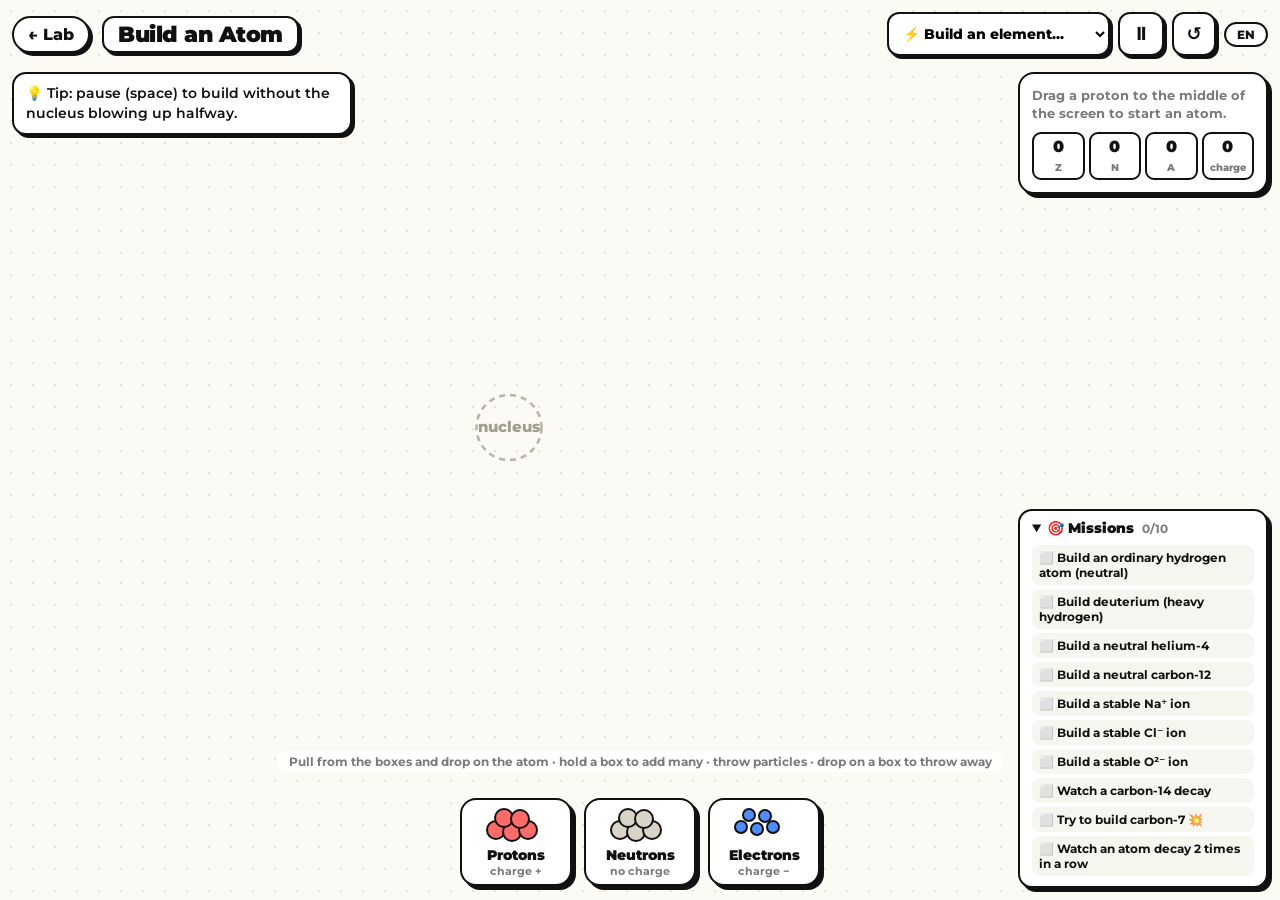
<file: lab/atom.html>
<!doctype html>
<html lang="en">
<head>
  <meta charset="utf-8">
  <meta name="viewport" content="width=device-width, initial-scale=1, maximum-scale=1">
  <title>CheMaster Lab · Build an Atom</title>
  <meta name="author" content="Guido">
  <link rel="preconnect" href="https://fonts.googleapis.com">
  <link rel="preconnect" href="https://fonts.gstatic.com" crossorigin>
  <link href="https://fonts.googleapis.com/css2?family=Montserrat:wght@500;600;700;800;900&display=swap" rel="stylesheet">
  <link rel="stylesheet" href="../css/style.css">
  <link rel="stylesheet" href="atom.css">
</head>
<body class="sim-body">
  <canvas id="sim"></canvas>

  <header class="sim-top">
    <a class="sim-back" href="./" id="back">← Lab</a>
    <h1 class="sim-title" id="title">Build an Atom</h1>
    <div class="sim-ctl">
      <select class="sim-pick" id="pick"></select>
      <button class="sim-btn" id="play" title="Space">⏸</button>
      <button class="sim-btn" id="reset" title="R">↺</button>
      <button class="lang-btn" id="langBtn"><span id="langCode">EN</span></button>
    </div>
  </header>

  <aside class="sim-panel" id="panel"></aside>
  <div class="sim-log" id="log"></div>
  <div class="sim-paused" id="pausedTag"></div>

  <details class="sim-missions" id="missions"></details>

  <div class="sim-dock" id="dock">
    <div class="sim-bin p" data-k="p"><div class="bin-pile"><i></i><i></i><i></i><i></i><i></i></div><b></b><small></small></div>
    <div class="sim-bin n" data-k="n"><div class="bin-pile"><i></i><i></i><i></i><i></i><i></i></div><b></b><small></small></div>
    <div class="sim-bin e" data-k="e"><div class="bin-pile"><i></i><i></i><i></i><i></i><i></i></div><b></b><small></small></div>
  </div>
  <div class="sim-hint" id="hint"></div>

  <script src="../js/data.js"></script>
  <script src="../js/nuclear.js"></script>
  <script src="masses.js"></script>
  <script src="atom.js"></script>
</body>
</html>
</file>
<file: css/style.css>
:root {
  --ink: #111;
  --muted: #7a7a7a;
  --lime: #86d81c;
  --lime-d: #4f8f0c;
  --lime-soft: #eef9e0;
  --red: #e53935;
  --gold: #f5b53f;
  --cell: #f0f1ec;
  --paper: #fff;
  color-scheme: light;
}
* { box-sizing: border-box; }
body {
  margin: 0; font-family: 'Montserrat', system-ui, sans-serif; color: var(--ink); background: var(--paper);
  min-height: 100vh; display: flex; flex-direction: column; -webkit-font-smoothing: antialiased; overflow-x: hidden;
}
main { flex: 1; display: flex; }
button { font-family: inherit; cursor: var(--cur-hand); color: var(--ink); }
a { color: inherit; }

/* ---------- desenhos ---------- */
.dd { display: block; pointer-events: none; }
.dd-q { color: var(--lime); width: 84px; transform: rotate(14deg); flex-shrink: 0; }
.dd-spark { color: var(--gold); width: 64px; }
.dd-check { color: var(--lime); width: 54px; }
.dd-cross { color: #fff; width: 30px; }
.dd-swirl { color: #b9b9b9; width: 120px; }
.dd-grid { color: #ececec; width: 300px; }

/* ---------- nav ---------- */
.nav-in { max-width: 1000px; margin: 0 auto; padding: 0 16px; height: 64px; display: flex; align-items: center; justify-content: space-between; }
.logo { display: flex; align-items: center; gap: 4px; text-decoration: none; }
.logo-box { border: 2.5px solid var(--ink); border-radius: 9px; padding: 2px 11px; font-weight: 900; font-size: 18px; box-shadow: 3px 3px 0 var(--ink); }
.logo-dot { color: var(--lime); font-weight: 900; font-size: 26px; transform: rotate(14deg); display: inline-block; }
.nav-links { display: flex; align-items: center; gap: 20px; }
.nav-links a { text-decoration: none; font-weight: 700; font-size: 14px; }
.nav-links a:hover { text-decoration: underline; text-decoration-color: var(--lime); text-decoration-thickness: 3px; text-underline-offset: 4px; }
.lang-btn { border: 2px solid var(--ink); background: #fff; border-radius: 20px; padding: 3px 11px; font-weight: 800; font-size: 12px; }
.lang-btn:hover { background: var(--lime-soft); }

/* ---------- base ---------- */
.stage { position: relative; margin: auto; width: min(780px, 100% - 32px); padding: 20px 0 40px; }

.btn-y, .btn-w {
  display: inline-flex; align-items: center; justify-content: center; gap: 8px; text-decoration: none;
  border: 2.5px solid var(--ink); border-radius: 12px; padding: 11px 28px; font-weight: 800; font-size: 15px;
  box-shadow: 4px 4px 0 var(--ink); transition: transform .08s, box-shadow .08s; color: var(--ink);
}
.btn-y { background: var(--lime); }
.btn-w { background: #fff; }
.btn-y:hover, .btn-w:hover { transform: translate(-1px, -1px); box-shadow: 5px 5px 0 var(--ink); }
.btn-y:active, .btn-w:active { transform: translate(3px, 3px); box-shadow: 1px 1px 0 var(--ink); }
.btn-y.wide, .btn-w.wide { min-width: 180px; }
.link-btn { background: none; border: none; color: var(--muted); font-size: 12px; font-weight: 600; text-decoration: underline; padding: 4px; }
.link-btn:hover { color: var(--red); }
.lead { margin: 4px 0 0; color: var(--muted); font-size: 13px; line-height: 1.5; }

/* ---------- home ---------- */
.home { width: min(1000px, 100% - 32px); }
.home > .dd-grid { position: absolute; top: -10px; left: -150px; z-index: -1; }
.home-head { position: relative; margin: 26px 0 84px; text-align: center; }
.kicker { font-weight: 800; font-size: 12px; letter-spacing: 3px; text-transform: uppercase; margin: 0 0 14px; }
.title-row { display: flex; align-items: center; justify-content: center; gap: 10px; }
.title-box {
  margin: 0; background: #fff; border: 3px solid var(--ink); border-radius: 16px; padding: 4px 34px 10px;
  font-size: clamp(48px, 9vw, 86px); font-weight: 900; letter-spacing: -2px; box-shadow: 7px 7px 0 var(--ink);
}
.home-head .dd-spark { position: absolute; left: 18%; bottom: -14px; }

.sec-head { display: flex; align-items: center; gap: 14px; margin-bottom: 16px; }
.sec-head h2 { margin: 0; font-size: 22px; font-weight: 900; border: 2.5px solid var(--ink); border-radius: 10px; padding: 3px 14px 5px; box-shadow: 4px 4px 0 var(--ink); background: #fff; }
.sec-head .dd-swirl { width: 90px; }
.grid { display: grid; grid-template-columns: repeat(4, 1fr); gap: 18px; }
.gcard {
  background: #fff; border: 2.5px solid var(--ink); border-radius: 14px; overflow: hidden; text-decoration: none;
  box-shadow: 4px 4px 0 var(--ink); transition: transform .1s, box-shadow .1s;
}
.gcard:hover { transform: translate(-2px, -2px); box-shadow: 7px 7px 0 var(--ink); }
.gcard:active { transform: translate(2px, 2px); box-shadow: 2px 2px 0 var(--ink); }
.thumb { height: 112px; position: relative; display: flex; align-items: center; justify-content: center; gap: 8px; overflow: hidden; border-bottom: 2.5px solid var(--ink); }
.num {
  position: absolute; top: 8px; left: 8px; min-width: 28px; height: 22px; padding: 0 5px; border-radius: 7px;
  background: #fff; border: 2px solid var(--ink); font-weight: 900; font-size: 11px; display: grid; place-items: center;
}
.gbody { padding: 10px 12px 14px; }
.gbody h3 { margin: 0 0 3px; font-size: 15px; font-weight: 900; }
.gbody p { margin: 0; font-size: 12px; color: var(--muted); line-height: 1.45; font-weight: 500; }
.study-link { display: table; margin: 30px auto 0; font-weight: 800; font-size: 15px; text-decoration: underline; text-decoration-color: var(--lime); text-decoration-thickness: 3px; text-underline-offset: 5px; }

/* miniaturas */
.t-tile {
  width: 66px; height: 66px; background: #fff; border: 2.5px solid var(--ink); border-radius: 12px; display: grid; place-items: center;
  font-size: 30px; font-weight: 900; box-shadow: 4px 4px 0 var(--ink); position: relative;
}
.t-tile small { position: absolute; top: 3px; left: 7px; font-size: 13px; color: var(--red); }
.t-tile.sm { width: 52px; height: 52px; font-size: 22px; }
.t-card { background: #fff; border: 2.5px solid var(--ink); border-radius: 9px; padding: 6px 12px; font-weight: 900; font-size: 15px; box-shadow: 3px 3px 0 var(--ink); }
.t-arrow { font-weight: 900; font-size: 22px; }
.t-vs { font-weight: 900; font-size: 13px; background: var(--ink); color: #fff; border-radius: 20px; padding: 2px 8px; }
.t-big { font-size: 36px; font-weight: 900; background: #fff; border: 2.5px solid var(--ink); border-radius: 12px; padding: 2px 14px; box-shadow: 4px 4px 0 var(--ink); }
.t-grid { display: grid; grid-template-columns: 1fr 1fr; gap: 6px; }
.t-mini { width: 36px; height: 36px; border-radius: 8px; border: 2px solid var(--ink); display: grid; place-items: center; font-weight: 900; font-size: 13px; }
.t-letters span { width: 30px !important; height: 36px !important; font-size: 17px !important; }
.ptable.mini { width: 165px; gap: 1.5px; grid-template-rows: repeat(7, auto) 4px repeat(2, auto); }
.mini .pc { border-radius: 2px; background: #fff; box-shadow: inset 0 0 0 .5px rgba(0, 0, 0, .25); }
.mini .pc.hl { background: var(--ink); }
.mini .pc.hl-red { background: var(--red); }
.mini .pc.dim { background: rgba(255, 255, 255, .45); box-shadow: none; }
.mini [class*="cat-"] { background: var(--cc); }
.mini .cat-am { --cc: #ff8c7a } .mini .cat-at { --cc: #ffc15e } .mini .cat-tr { --cc: #ffadc9 } .mini .cat-pt { --cc: #a8dcc0 } .mini .cat-sm { --cc: #d6e86a }
.mini .cat-nm { --cc: #7fd1ff } .mini .cat-ha { --cc: #5fe3c6 } .mini .cat-ng { --cc: #bca4ff } .mini .cat-la { --cc: #ffd9a8 } .mini .cat-ac { --cc: #f3b8f0 }

/* ---------- página do jogo ---------- */
.gp { max-width: 720px; }
.back-link { font-size: 13px; font-weight: 700; color: var(--muted); text-decoration: none; }
.back-link:hover { color: var(--ink); }
.round { display: flex; align-items: center; gap: 18px; margin: 10px 0 22px; position: relative; }
.round-num { font-size: 92px; font-weight: 900; color: var(--lime); line-height: .8; letter-spacing: -4px; }
.round-title {
  display: inline-block; margin: 0; border: 2.5px solid var(--ink); border-radius: 10px; padding: 2px 14px 4px;
  font-size: 24px; font-weight: 900; box-shadow: 4px 4px 0 var(--ink);
}
.round .dd-check { position: absolute; right: 0; top: -6px; transform: rotate(8deg); }
.round > div:nth-child(2) { padding-right: 56px; }

.tabs { display: grid; grid-template-columns: 1fr 1fr; gap: 6px; }
.tab {
  border: 2.5px solid var(--ink); border-bottom: none; border-radius: 14px 14px 0 0; padding: 11px; background: #f2f2ee;
  font-weight: 900; font-size: 17px; color: var(--muted);
}
.tab:hover { color: var(--ink); }
.tab.active { background: #fff; color: var(--ink); position: relative; z-index: 2; margin-bottom: -2.5px; padding-bottom: 13.5px; }
.panel { position: relative; border: 2.5px solid var(--ink); border-radius: 0 0 16px 16px; padding: 18px; background: #fff; box-shadow: 6px 6px 0 var(--ink); }
.og { margin-bottom: 16px; }
.og-label { font-weight: 800; font-size: 12px; text-transform: uppercase; letter-spacing: .6px; margin-bottom: 7px; }
.og-row { display: grid; grid-template-columns: 1fr 1fr; gap: 16px; }
.opts { display: grid; grid-template-columns: repeat(auto-fit, minmax(96px, 1fr)); gap: 9px; }
.opt {
  position: relative; border: 2.5px solid var(--ink); border-radius: 11px; padding: 10px 6px; background: #fff; min-height: 54px;
  font-weight: 800; font-size: 14px; display: flex; flex-direction: column; align-items: center; justify-content: center;
  transition: transform .08s, box-shadow .08s, background .1s;
}
.opt small { font-size: 10px; font-weight: 600; color: var(--muted); margin-top: 2px; }
.opt:hover { background: var(--lime-soft); transform: translate(-1px, -1px); box-shadow: 3px 3px 0 var(--ink); }
.opt.on { background: var(--lime); box-shadow: 3px 3px 0 var(--ink); }
.opt.on small { color: var(--ink); }
.opt.on::after {
  content: '✓'; position: absolute; top: -9px; right: -9px; width: 20px; height: 20px; border-radius: 50%;
  background: var(--ink); color: #fff; font-size: 11px; display: grid; place-items: center; font-weight: 900;
}
.panel-btns { display: flex; flex-direction: column; align-items: center; gap: 14px; margin-top: 22px; }
.panel-btns .btn-y, .panel-btns .btn-w { width: 100%; max-width: 280px; padding: 13px; font-size: 16px; }

/* desafios */
.lvl { display: flex; border: 2.5px solid var(--ink); border-radius: 14px; overflow: hidden; margin-bottom: 14px; background: #fff; box-shadow: 4px 4px 0 var(--ink); }
.lvl:last-child { margin-bottom: 0; }
.lvl-img { width: 100px; flex-shrink: 0; display: grid; place-items: center; font-size: 42px; border-right: 2.5px solid var(--ink); }
.lvl-body { flex: 1; padding: 12px 14px; min-width: 0; }
.lvl-top { display: flex; align-items: center; gap: 6px; flex-wrap: wrap; }
.lvl-tag { color: #fff; font-size: 10px; font-weight: 800; padding: 2px 9px; border-radius: 20px; }
.stars { color: var(--gold); font-size: 12px; }
.lvl h3 { margin: 4px 0 2px; font-size: 17px; font-weight: 900; }
.lvl p { margin: 0 0 8px; font-size: 12px; color: var(--muted); font-weight: 500; }
.lvl-stats { display: grid; grid-template-columns: repeat(4, 1fr); border-radius: 8px; padding: 6px 0; border: 1.5px solid var(--ink); }
.lvl-stats div { text-align: center; border-left: 1.5px solid rgba(0, 0, 0, .12); }
.lvl-stats div:first-child { border-left: none; }
.lvl-stats b { display: block; font-size: 12px; font-weight: 800; }
.lvl-stats small { font-size: 9.5px; color: var(--muted); font-weight: 600; }
.lvl-go { display: flex; align-items: center; padding: 0 18px; border-left: 2.5px dashed #ddd; }
.lvl-go .btn-y { padding: 10px 22px; font-size: 14px; }
.done-badge, .best-badge { font-size: 10.5px; font-weight: 800; padding: 1px 8px; border-radius: 20px; margin-left: auto; border: 1.5px solid var(--ink); }
.done-badge { background: var(--lime); }
.best-badge { background: #fff; }

/* ---------- jogo ---------- */
.play { max-width: 720px; }
.play.wide { max-width: 1060px; }
.hud { display: flex; align-items: center; gap: 10px; }
.clock { border: 2px solid var(--ink); border-radius: 10px; padding: 2px 10px; text-align: center; min-width: 62px; }
.clock small { display: block; font-size: 8.5px; font-weight: 800; color: var(--muted); letter-spacing: .5px; }
.clock b { font-size: 16px; font-weight: 800; font-variant-numeric: tabular-nums; }
.bars { flex: 1; min-width: 0; }
.ticks { display: flex; gap: 3px; height: 8px; }
.ticks i { flex: 1; background: #e8e8e8; border-radius: 4px; min-width: 1px; }
.ticks i.cur { background: var(--ink); }
.ticks i.ok { background: var(--lime); }
.ticks i.no { background: var(--red); }
.qbar { height: 5px; background: #eee; margin-top: 5px; border-radius: 3px; overflow: hidden; }
.qbar span { display: block; height: 100%; background: var(--ink); transition: width .1s linear; width: 100%; }
.fill-count { font-size: 13px; font-weight: 600; height: 8px; line-height: 8px; }
.fill-count b { font-weight: 900; }
.lives { font-size: 15px; display: flex; }
.lives .lost { opacity: .5; }
.hud-btn { width: 38px; height: 38px; border-radius: 50%; border: 2px solid var(--ink); background: #fff; font-size: 12px; font-weight: 900; flex-shrink: 0; }
.hud-btn:hover { background: var(--lime-soft); }

.qmeta { text-align: center; margin: 18px 0 0; font-size: 12px; color: var(--muted); font-weight: 600; }
.ok-count { margin-left: 8px; color: var(--lime-d); font-weight: 800; }
.qhead {
  width: fit-content; max-width: 100%; margin: 10px auto 22px; text-align: center; background: #fff;
  border: 2.5px solid var(--ink); border-radius: 12px; padding: 10px 24px; font-size: clamp(16px, 2.6vw, 21px); font-weight: 800;
  box-shadow: 4px 4px 0 var(--ink); position: relative; z-index: 1;
}
.deco-l { position: absolute; left: -110px; top: 70px; transform: rotate(-10deg); }
.deco-r { position: absolute; right: -90px; top: 250px; }

.vis { display: grid; place-items: center; margin-bottom: 22px; }
.vis-wide .mapbox { width: 100%; }
.vis-wide .ptable { max-width: 580px; margin: 0 auto; }
.vis-compact { margin-bottom: 12px; }
.vis-compact .vis-name { font-size: 30px; }
.vis-compact .vis-num { font-size: 40px; display: flex; align-items: baseline; gap: 10px; }
.vis-compact .vis-num small { margin: 0; }
.vis-name { font-size: clamp(34px, 6vw, 50px); font-weight: 900; letter-spacing: -1px; }
.vis-num { font-size: 84px; font-weight: 900; line-height: 1; text-align: center; color: var(--ink); text-shadow: 4px 4px 0 var(--lime); }
.vis-num small { display: block; font-size: 12px; font-weight: 700; color: var(--muted); margin-bottom: 6px; text-shadow: none; }

.tile { position: relative; border-radius: 12px; background: var(--c); display: flex; flex-direction: column; align-items: center; justify-content: center; flex-shrink: 0; border: 2.5px solid var(--ink); }
.tile.neutral { background: #fff; border-width: 3px; box-shadow: 5px 5px 0 var(--ink); }
.tile .tz { position: absolute; top: 7%; left: 10%; font-weight: 800; }
.tile .ts { font-weight: 900; line-height: 1; }
.tile .tn { font-weight: 700; margin-top: 4px; }
.tile-xl { width: 150px; height: 150px; } .tile-xl .ts { font-size: 64px; } .tile-xl .tz { font-size: 18px; } .tile-xl .tn { font-size: 15px; }
.tile-lg { width: 112px; height: 112px; } .tile-lg .ts { font-size: 44px; } .tile-lg .tz { font-size: 14px; } .tile-lg .tn { font-size: 12px; }
.tile-sm { width: 42px; height: 42px; border-radius: 8px; border-width: 2px; } .tile-sm .ts { font-size: 17px; } .tile-sm .tz { font-size: 8px; top: 2px; left: 4px; }
.vs { display: flex; align-items: center; gap: 18px; }
.vs > span { font-weight: 900; font-size: 18px; }

.letters { display: flex; gap: 6px; flex-wrap: wrap; justify-content: center; }
.letters span { width: 42px; height: 52px; border-radius: 9px; border: 2.5px solid var(--ink); display: grid; place-items: center; font-size: 24px; font-weight: 900; background: #fff; }
.letters span.hole { background: var(--lime-soft); border-style: dashed; }

.choices { display: grid; grid-template-columns: 1fr 1fr; gap: 14px 22px; max-width: 580px; margin: 0 auto; }
.choice {
  position: relative; text-align: left; padding: 12px 16px; border: 2.5px solid var(--ink); border-radius: 10px; background: #fff;
  font-size: 15px; font-weight: 800; display: flex; align-items: center; gap: 10px; transition: background .1s, transform .08s;
}
.choice:hover:not(:disabled) { background: var(--lime-soft); transform: translate(-1px, -1px); box-shadow: 3px 3px 0 var(--ink); }
.choice kbd { font: 800 13px Montserrat; color: var(--ink); }
.choice kbd::after { content: '.'; }
.choice.right { background: var(--lime); }
.choice.wrong { background: var(--red); color: #fff; animation: shake .3s; }
.choice.wrong kbd { color: #fff; }
/* ✓ / ✕ do lado de fora: coluna da esquerda marca à esquerda, coluna da direita à direita */
.choice.right::after, .choice.wrong::after { position: absolute; top: 50%; transform: translateY(-50%); font-weight: 900; line-height: 1; }
.choice.right::after { content: '✓'; color: var(--lime); font-size: 26px; }
.choice.wrong::after { content: '✕'; color: var(--red); font-size: 22px; }
.choice:nth-child(odd)::after { right: calc(100% + 6px); }
.choice:nth-child(even)::after { left: calc(100% + 6px); }
.choice:disabled { cursor: var(--cur-arrow); }

.type-row, .fill-input { display: flex; gap: 10px; max-width: 560px; margin: 0 auto; }
.fill-input { margin: 14px auto; }
.tin {
  flex: 1; min-width: 0; padding: 12px 14px; border: 2.5px solid var(--ink); border-radius: 10px;
  font: 700 16px Montserrat; color: var(--ink); outline: none;
}
.tin:focus { box-shadow: 4px 4px 0 var(--lime); }
.tin.right { background: var(--lime); }
.tin.wrong { background: var(--red); color: #fff; animation: shake .3s; }
.tin.shake { animation: shake .3s; border-color: var(--red); }

.skip-row { display: flex; justify-content: center; margin-top: 18px; }
.skip-row.top { margin: 0 0 10px; justify-content: flex-end; }
.skip-btn { border: 2px solid var(--ink); background: #fff; border-radius: 30px; padding: 7px 18px; font-size: 13px; font-weight: 800; white-space: nowrap; }
.skip-btn:hover:not(:disabled) { background: var(--lime-soft); }
.skip-btn:disabled { opacity: .4; cursor: var(--cur-arrow); }
.type-row .skip-btn { border-radius: 10px; }

/* ---------- tabela ---------- */
.ptable {
  display: grid; grid-template-columns: repeat(18, 1fr); grid-template-rows: repeat(7, auto) 10px repeat(2, auto);
  gap: 3px; width: 100%; font-size: clamp(8px, 1.3vw, 13px);
}
.pc { aspect-ratio: 1; border-radius: 5px; position: relative; display: flex; flex-direction: column; align-items: center; justify-content: center; line-height: 1; overflow: hidden; }
.pc .z { position: absolute; top: 2px; left: 3px; font-size: .55em; font-weight: 700; opacity: .75; }
.pc b { font-size: 1.15em; font-weight: 900; }
.pc .n { font-size: .48em; margin-top: 2px; max-width: 94%; white-space: nowrap; overflow: hidden; text-overflow: ellipsis; font-weight: 600; }
.pc.ph { background: repeating-linear-gradient(45deg, #f4f4f4, #f4f4f4 3px, #fff 3px, #fff 6px); font-size: .55em; font-weight: 700; color: var(--muted); }
.pc.land, .pc.blank { background: var(--cell); }
.board, .mapbox { border: 2.5px solid var(--ink); border-radius: 16px; padding: 12px; overflow-x: auto; background: #fff; }
.board .ptable { min-width: 540px; }
.mapbox .pc.hl { background: var(--gold); box-shadow: 0 0 0 2.5px var(--ink); font-weight: 900; font-size: 1.2em; animation: pulse .7s infinite alternate; z-index: 1; }

.click-t .pc.blank { cursor: var(--cur-hand); transition: background .1s, transform .1s; }
.click-t .pc.blank:hover { background: var(--lime-soft); box-shadow: inset 0 0 0 2px var(--ink); transform: scale(1.08); z-index: 1; }
.pc.done { background: var(--c, var(--lime)); }
.click-t .pc.wrong { background: #ffb3b1; color: #8a1412; }
.pc.reveal { background: var(--gold); box-shadow: 0 0 0 2.5px var(--ink); animation: pulse .4s 3 alternate; z-index: 1; }
.pc.miss { background: var(--red) !important; color: #fff; animation: shake .3s; }

.fill-t .pc.off { background: #fafafa; }
.fill-t .pc.got { background: var(--c); animation: pop .3s; }
.fill-t .pc.missing { background: #ffd3d2; color: #b3201c; }

/* ---------- popup ---------- */
.pop-wrap {
  position: fixed; inset: 0; z-index: 40; display: flex; align-items: center; justify-content: center;
  padding: 16px; background: rgba(255, 255, 255, .5); cursor: var(--cur-hand); animation: fade .1s;
}
.pop-wrap.pop-top { align-items: flex-start; padding-top: 80px; background: transparent; }
.pop {
  position: relative; background: #fff; border: 3px solid var(--ink); border-radius: 18px; padding: 20px 24px 16px;
  width: min(400px, 100%); text-align: center; box-shadow: 6px 6px 0 var(--ink);
  animation: popIn .22s cubic-bezier(.2, 1.6, .4, 1), beat .5s .22s ease-in-out infinite;
}
.pop::before { content: ''; position: absolute; inset: -3px; border-radius: 18px; border: 3px solid; pointer-events: none; animation: ring .5s ease-out infinite; }
.pop.good::before { border-color: var(--lime); }
.pop.bad::before { border-color: var(--red); }
.pop-ic {
  width: 62px; height: 62px; border-radius: 50%; margin: -52px auto 6px; display: grid; place-items: center;
  border: 3px solid var(--ink); font-size: 26px; animation: spinIn .25s cubic-bezier(.2, 1.6, .4, 1);
}
.pop.good .pop-ic { background: var(--lime); }
.pop.good .pop-ic .dd-check { color: var(--ink); width: 34px; }
.pop.bad .pop-ic { background: var(--red); }
.pop-title { font-size: 26px; font-weight: 900; }
.pop.bad .pop-title { color: var(--red); }
.pop-ans { font-size: 15px; margin-top: 2px; font-weight: 600; }
.pop-ans b { font-weight: 900; font-size: 17px; }
.facts { display: flex; gap: 16px; flex-wrap: wrap; justify-content: center; margin-top: 10px; text-align: left; }
.fact { display: flex; align-items: center; gap: 10px; }
.fact b { display: block; font-size: 13px; font-weight: 800; }
.fact small { font-size: 11px; color: var(--muted); font-weight: 600; }
.pop .btn-y { margin-top: 14px; }
.pop-hint { margin-top: 8px; font-size: 10.5px; color: var(--muted); font-weight: 600; }

/* ---------- resultados ---------- */
.results { max-width: 620px; }
.res-card { position: relative; text-align: center; background: #fff; border: 3px solid var(--ink); border-radius: 18px; padding: 26px 20px; box-shadow: 7px 7px 0 var(--ink); }
.res-card > .dd-spark { position: absolute; right: 18px; top: 14px; }
.res-card.inline { margin: 14px 0 16px; padding: 16px; box-shadow: 5px 5px 0 var(--ink); }
.res-emoji { font-size: 48px; animation: pop .4s; }
.res-card h1 { margin: 4px 0 2px; font-size: 30px; font-weight: 900; }
.res-card p { margin: 0; color: var(--muted); font-weight: 600; font-size: 14px; }
.res-stats { display: grid; grid-template-columns: repeat(3, 1fr); gap: 10px; max-width: 440px; margin: 18px auto; }
.res-stats div { border: 2px solid var(--ink); background: var(--lime-soft); border-radius: 12px; padding: 8px 4px; }
.res-stats b { display: block; font-size: 21px; font-weight: 900; }
.res-stats small { font-size: 10.5px; color: var(--muted); font-weight: 700; }
.res-actions { display: flex; gap: 14px; justify-content: center; flex-wrap: wrap; }
.hint { font-size: 13px; margin-bottom: 14px !important; }
.r { color: var(--red); font-weight: 800; }
.g { color: var(--lime-d); }
.rv-title { margin: 28px 0 10px; font-weight: 900; }
.review { display: grid; grid-template-columns: 1fr 1fr; gap: 8px; }
.rv { display: flex; gap: 10px; align-items: center; border: 2px solid var(--ink); border-radius: 10px; padding: 8px; }
.rv b { font-size: 13px; }
.rv small { display: block; font-size: 11px; color: var(--muted); }

/* ---------- estudar ---------- */
.learn-page { width: min(1100px, 100% - 32px); margin: 0 auto; padding: 16px 0 40px; }
.page-title { font-size: clamp(26px, 4.5vw, 38px); font-weight: 900; margin: 6px 0 2px; letter-spacing: -1px; }
.legend { display: flex; flex-wrap: wrap; gap: 6px; margin: 14px 0; }
.chip { border: 1.5px solid var(--ink); background: var(--c); border-radius: 20px; padding: 4px 11px; font-size: 11.5px; font-weight: 700; }
.chip.on { box-shadow: 2px 2px 0 var(--ink); transform: translate(-1px, -1px); }
.detail { display: flex; align-items: center; gap: 18px; border: 2.5px solid var(--ink); border-radius: 14px; padding: 12px 14px; margin-bottom: 14px; }
.d-info h2 { margin: 0 0 8px; font-size: 26px; font-weight: 900; }
.d-tags { display: flex; flex-wrap: wrap; gap: 6px; }
.d-tags span { border: 1.5px solid var(--ink); border-radius: 8px; padding: 3px 9px; font-size: 12px; color: #555; font-weight: 600; }
.d-tags b { color: var(--ink); }
.learn .ptable { min-width: 760px; font-size: clamp(10px, 1.3vw, 14px); }
.learn-t .pc.cat { background: var(--c); cursor: var(--cur-hand); transition: transform .1s, opacity .2s; }
.learn-t .pc.cat:hover { transform: scale(1.1); z-index: 2; box-shadow: 0 0 0 2px var(--ink); }
.learn-t .pc.sel { box-shadow: 0 0 0 2.5px var(--ink); z-index: 1; }
.learn-t .pc.faded { opacity: .15; }

/* ---------- overlay / toast ---------- */
.overlay { position: fixed; inset: 0; background: rgba(255, 255, 255, .7); display: grid; place-items: center; z-index: 50; padding: 16px; animation: fade .12s; }
.ov-card { background: #fff; border: 3px solid var(--ink); border-radius: 18px; box-shadow: 7px 7px 0 var(--ink); padding: 24px; width: 290px; text-align: center; display: flex; flex-direction: column; align-items: center; gap: 12px; }
.ov-card h2 { margin: 0 0 4px; font-weight: 900; }
.ov-emoji { font-size: 36px; }
.toast { position: fixed; bottom: 24px; left: 50%; transform: translateX(-50%); background: var(--ink); color: #fff; padding: 10px 18px; border-radius: 30px; font-size: 14px; font-weight: 700; z-index: 60; }

@keyframes shake { 0%, 100% { transform: translateX(0) } 25% { transform: translateX(-5px) } 75% { transform: translateX(5px) } }
@keyframes pulse { from { transform: scale(1) } to { transform: scale(1.18) } }
@keyframes pop { 0% { transform: scale(.4) } 70% { transform: scale(1.12) } 100% { transform: scale(1) } }
@keyframes fade { from { opacity: 0 } }
@keyframes popIn { 0% { transform: scale(.3); opacity: 0 } 100% { transform: scale(1); opacity: 1 } }
@keyframes beat { 0%, 100% { transform: scale(1) } 50% { transform: scale(1.04) } }
@keyframes ring { 0% { transform: scale(1); opacity: .8 } 100% { transform: scale(1.15); opacity: 0 } }
@keyframes spinIn { 0% { transform: scale(0) rotate(-180deg) } 100% { transform: scale(1) rotate(0) } }

/* ---------- responsivo ---------- */
@media (max-width: 1000px) { .deco-l, .deco-r { display: none; } }
@media (max-width: 900px) { .grid { grid-template-columns: repeat(3, 1fr); } }
@media (max-width: 760px) {
  .home > .dd-grid { display: none; }
  .dd-q { width: 56px; }
}
@media (max-width: 640px) {
  .grid { grid-template-columns: 1fr 1fr; gap: 12px; }
  .thumb { height: 92px; }
  .ptable.mini { width: 130px; }
  .og-row { grid-template-columns: 1fr; gap: 0; }
  .lvl { flex-wrap: wrap; }
  .lvl-img { width: 72px; font-size: 30px; }
  .lvl-go { width: 100%; border-left: none; border-top: 2.5px dashed #ddd; padding: 10px; justify-content: center; }
  .lvl-go .btn-y { width: 100%; }
}
@media (max-width: 560px) {
  .nav-links { gap: 12px; }
  .nav-links a { font-size: 13px; }
  .logo-box { font-size: 15px; padding: 2px 8px; }
  .title-box { padding: 2px 20px 8px; }
  .round-num { font-size: 60px; }
  .round-title { font-size: 19px; }
  .round .dd-check { display: none; }
  .round > div:nth-child(2) { padding-right: 0; }
  .tab { font-size: 15px; }
  .choices { grid-template-columns: 1fr; padding: 0 22px; }
  .choice:nth-child(even)::after { left: auto; right: calc(100% + 6px); }
  .review { grid-template-columns: 1fr; }
  .tile-xl { width: 120px; height: 120px; } .tile-xl .ts { font-size: 50px; }
  .tile-lg { width: 90px; height: 90px; } .tile-lg .ts { font-size: 36px; }
  .vis-num { font-size: 64px; }
  .letters span { width: 30px; height: 40px; font-size: 18px; }
  .hud { gap: 6px; }
  .hud-btn { width: 34px; height: 34px; }
  .detail { flex-direction: column; text-align: center; }
  .d-tags { justify-content: center; }
  .pop-wrap.pop-top { padding-top: 70px; }
}

/* cursor normal em textos; só campos de digitação mostram o cursor de texto */
body { cursor: var(--cur-arrow); }
h1, h2, h3, p, small, b, span, .kicker, .title-box, .round-num, .round-title, .lead, .qhead, .vis, .tile, .letters, .pc, .gcard, .thumb {
  user-select: none; -webkit-user-select: none;
}
a, button, .gcard, .opt, .choice, .tab, .chip, .click-t .pc.blank, .learn-t .pc.cat { cursor: var(--cur-hand); }
input, textarea { user-select: text; -webkit-user-select: text; }



/* rodapé */
.foot { text-align: center; font-size: 12px; font-weight: 700; color: var(--muted); padding: 18px 16px 22px; }

/* ---------- desafio: regras, chamada e relógio ---------- */
.ch-rules {
  background: var(--gold); border: 2.5px solid var(--ink); border-radius: 14px; padding: 12px 14px;
  box-shadow: 4px 4px 0 var(--ink); margin-bottom: 20px;
}
.ch-title { font-weight: 900; font-size: 15px; margin-bottom: 8px; }
.ch-list { display: flex; flex-wrap: wrap; gap: 8px; }
.ch-list span { background: #fff; border: 2px solid var(--ink); border-radius: 20px; padding: 4px 12px; font-size: 12.5px; font-weight: 700; }
.ch-rules + .og { margin-bottom: 20px; }

.cta {
  display: flex; align-items: center; gap: 14px; margin-top: 24px; padding: 14px 16px;
  background: #fff1e3; border: 2.5px solid var(--ink); border-radius: 14px; box-shadow: 4px 4px 0 var(--ink);
}
.cta-txt { flex: 1; min-width: 0; }
.cta-txt b { display: block; font-size: 16px; font-weight: 900; }
.cta-txt span { font-size: 12.5px; color: #555; font-weight: 600; }
.cta-btn { background: #ff8a3d; white-space: nowrap; animation: nudge 1.6s ease-in-out infinite; }
@keyframes nudge { 0%, 100% { transform: translate(0, 0) } 50% { transform: translate(-2px, -2px); box-shadow: 6px 6px 0 var(--ink); } }

.clock.hurry { background: var(--red); color: #fff; border-color: var(--ink); animation: beat .6s ease-in-out infinite; }
.clock.hurry small { color: #fff; }

@media (max-width: 560px) {
  .cta { flex-direction: column; text-align: center; }
  .cta-btn { width: 100%; }
  .ch-list span { font-size: 11.5px; }
}

/* ---------- desafio: cabeçalho de cada modo ---------- */
.mode-head { display: flex; align-items: center; gap: 10px; margin: 22px 0 12px; }
.mode-head:first-of-type { margin-top: 4px; }
.mode-ic { width: 34px; height: 34px; border: 2.5px solid var(--ink); border-radius: 10px; background: var(--lime); display: grid; place-items: center; font-size: 16px; }
.mode-head b { font-size: 18px; font-weight: 900; }
.mode-lives { margin-left: auto; font-size: 12px; font-weight: 800; border: 2px solid var(--ink); border-radius: 20px; padding: 3px 10px; background: #ffe3e3; }
.mode-lives.inf { background: var(--lime-soft); }

/* link do Lab no menu */
.beta { font-size: 9px; font-weight: 900; text-transform: uppercase; background: var(--gold); border: 1.5px solid var(--ink); border-radius: 6px; padding: 0 4px; margin-left: 2px; vertical-align: 2px; }

/* menu em telas bem pequenas (com o link do Lab) */
.lab-link { white-space: nowrap; }
@media (max-width: 420px) {
  .nav-in { gap: 8px; }
  .nav-links { gap: 10px; }
  .nav-links a { font-size: 12px; }
  .logo-box { font-size: 14px; padding: 2px 7px; box-shadow: 2px 2px 0 var(--ink); }
  .logo-dot { font-size: 20px; }
  .beta { display: none; }
  .lang-btn { padding: 2px 8px; font-size: 11px; }
}

/* ---------- elementos: por número ou por família ---------- */
.og-head { display: flex; align-items: center; justify-content: space-between; gap: 10px; flex-wrap: wrap; margin-bottom: 8px; }
.og-head .og-label { margin: 0; }
.og-head + .og { margin-top: 0; }
.by-switch { display: inline-flex; border: 2px solid var(--ink); border-radius: 30px; padding: 2px; background: #fff; }
.by-btn { border: none; background: none; border-radius: 20px; padding: 5px 12px; font-weight: 800; font-size: 12px; }
.by-btn.on { background: var(--ink); color: #fff; }
.fam-hint { font-size: 12px; font-weight: 600; color: var(--muted); margin-bottom: 8px; }
.fam-grid { display: grid; grid-template-columns: repeat(auto-fill, minmax(150px, 1fr)); gap: 9px; }
.fam-grid .opt { min-height: 50px; font-size: 13px; }
@media (max-width: 560px) { .fam-grid { grid-template-columns: 1fr 1fr; } }

/* preencher: casas que valem com contorno, casas fora do treino bem apagadas */
.fill-t .pc.blank { background: var(--cell); box-shadow: inset 0 0 0 1.5px #d6d6d6; }
.fill-t .pc.off { background: transparent; box-shadow: inset 0 0 0 1px #efefef; }
.cat-name { display: inline-flex; align-items: center; gap: 6px; }
.cat-dot { width: 12px; height: 12px; border-radius: 50%; background: var(--c); border: 1.5px solid var(--ink); flex-shrink: 0; }

/* ---------- Perguntas de Química ---------- */
.quiz-topic { display: inline-block; padding: 5px 14px; border: 2px solid var(--ink); border-radius: 99px; background: var(--lime-soft); font-size: 13px; font-weight: 800; }
.pop-note { margin: 10px auto 0; padding: 9px 12px; background: #fff8d6; border: 2px solid var(--ink); border-radius: 10px; font-size: 13px; font-weight: 600; line-height: 1.4; text-align: left; }
.rv-ic { width: 42px; height: 42px; flex-shrink: 0; border: 2px solid var(--ink); border-radius: 8px; display: grid; place-items: center; font-size: 20px; background: #fff8d6; }
.t-quiz { font-size: 15px; }

/* ---------- Definir Elemento ---------- */
.pc.pick { background: var(--lime) !important; box-shadow: 0 0 0 3px var(--ink); z-index: 1; animation: pulse .3s 2 alternate; }
.pop-parts { display: flex; gap: 6px; flex-wrap: wrap; justify-content: center; margin: 4px 0 2px; }
.pop-parts span { font-size: 12px; font-weight: 800; padding: 3px 10px; border-radius: 99px; border: 2px solid var(--ink); }
.pop-parts .ok { background: var(--lime); } .pop-parts .no { background: #ffb3b1; }
.def { display: grid; grid-template-columns: 290px 1fr; gap: 22px; align-items: start; }
.def-form { background: #fff; border: 2.5px solid var(--ink); border-radius: 14px; box-shadow: 4px 4px 0 var(--ink); padding: 18px; display: grid; gap: 14px; }
.def-name { font-size: clamp(30px, 4vw, 40px); font-weight: 900; letter-spacing: -1px; text-align: center; line-height: 1.1; word-break: break-word; }
.def-f { display: grid; gap: 6px; }
.def-f > span { font-size: 12px; font-weight: 800; text-transform: uppercase; letter-spacing: .3px; }
.def-f > span small { text-transform: none; color: var(--muted); font-weight: 700; letter-spacing: 0; }
.def-f .tin { width: 100%; font-size: 22px; text-align: center; padding: 10px; }
.def-loc { border: 2.5px dashed var(--ink); border-radius: 10px; padding: 10px; font-size: 13px; font-weight: 700; text-align: center; color: var(--muted); }
.def-loc.on { border-style: solid; background: var(--lime-soft); color: var(--ink); }
.def-btns { display: flex; gap: 10px; align-items: center; justify-content: space-between; }
.def-btns .btn-y { flex: 1; }
.zwrap { position: relative; }
.zoombox { position: relative; height: min(64vh, 480px); overflow: hidden; border: 2.5px solid var(--ink); border-radius: 14px; background: #fff;
  background-image: radial-gradient(#e4e4e4 1px, transparent 1px); background-size: 18px 18px; touch-action: none; cursor: var(--cur-grab); user-select: none; }
.zoombox.dragging { cursor: var(--cur-grabbing); }
.zoomin { position: absolute; left: 0; top: 0; width: 760px; transform-origin: 0 0; }
.zoomin .ptable { width: 100%; }
.def-t .pc.blank:hover { transform: none; }
.zctl { position: absolute; right: 10px; top: 10px; display: flex; flex-direction: column; gap: 6px; }
.zctl button { width: 36px; height: 36px; border-radius: 10px; border: 2px solid var(--ink); background: #fff; font-size: 18px; font-weight: 900; box-shadow: 2px 2px 0 var(--ink); }
.zctl button:hover { background: var(--lime-soft); }
.zhint { text-align: center; font-size: 11px; color: var(--muted); font-weight: 600; margin-top: 6px; }
.t-def { background: #fff; border: 2.5px solid var(--ink); border-radius: 10px; padding: 8px 14px; text-align: center; box-shadow: 3px 3px 0 var(--ink); }
.t-def b { display: block; font-size: 20px; font-weight: 900; }
.t-def span { font-size: 13px; font-weight: 800; color: var(--muted); }
@media (max-width: 760px) {
  .def { grid-template-columns: 1fr; gap: 14px; }
  .def-form { padding: 14px; gap: 10px; }
  .zoombox { height: 52vh; }
}
.def-t .pc.blank { background: #efece4; box-shadow: inset 0 0 0 1px #d9d4c7; }
.pop-wrap.pop-def { background: transparent; align-items: flex-end; pointer-events: none; padding-bottom: 18px; }
.pop-wrap.pop-def .pop { pointer-events: auto; cursor: var(--cur-hand); }
@media (max-width: 760px) {
  .def-form { grid-template-columns: 1fr 1fr; }
  .def-name, .def-form > div.def-f, .def-btns { grid-column: 1 / -1; }
  .def-name { font-size: 28px; }
  .def-f .tin { font-size: 18px; padding: 7px; }
  .def-f > span small { display: block; }
  .zoombox { height: 46vh; }
}
.csel { position: relative; }
.csel-btn { width: 100%; display: flex; align-items: center; gap: 9px; border: 2.5px solid var(--ink); border-radius: 10px; background: #fff; color: var(--muted);
  padding: 10px 12px; font-size: 14px; font-weight: 800; text-align: left; transition: background .12s, box-shadow .12s; }
.csel-btn .cat-dot { background: #fff; width: 14px; height: 14px; border-style: dashed; }
.csel-btn:hover:not(:disabled), .csel-btn.open { box-shadow: 3px 3px 0 var(--ink); }
.csel-arr { margin-left: auto; font-size: 12px; transition: transform .15s; }
.csel-btn.open .csel-arr { transform: rotate(180deg); }
.csel-btn.chosen { background: var(--c); color: var(--ink); }
.csel-btn.chosen .cat-dot { border-style: solid; box-shadow: inset 0 0 0 3px var(--c); }
.csel-btn.chosen .cat-dot { background: #fff; }
.csel-btn:disabled { cursor: var(--cur-arrow); }
.csel-btn.right { box-shadow: 0 0 0 3px var(--lime-d); }
.csel-btn.right .csel-arr { visibility: hidden; }
.csel-btn.right::after { content: '✓'; font-weight: 900; color: var(--lime-d); font-size: 16px; }
.csel-btn.wrong { background: #ffb3b1; color: #8a1412; text-decoration: line-through; }
.csel-btn.wrong .csel-arr { visibility: hidden; }
.csel-btn.wrong::after { content: '✕'; font-weight: 900; color: var(--red); text-decoration: none; }
.csel-list { position: absolute; left: 0; right: 0; top: calc(100% + 6px); z-index: 20; background: #fff; border: 2.5px solid var(--ink); border-radius: 10px;
  box-shadow: 4px 4px 0 var(--ink); padding: 5px; max-height: 270px; overflow-y: auto; display: grid; gap: 2px; animation: fade .1s; }
.csel-list[hidden] { display: none; }
.csel-opt { display: flex; align-items: center; gap: 9px; border: 0; border-radius: 7px; background: transparent; padding: 7px 8px; font-size: 13.5px; font-weight: 700; text-align: left; color: var(--ink); }
.csel-opt .cat-dot { width: 14px; height: 14px; }
.csel-opt:hover, .csel-opt:focus-visible { background: color-mix(in srgb, var(--c) 30%, #fff); outline: none; }
.csel-opt.on { background: var(--c); font-weight: 900; }
.csel-right { display: flex; align-items: center; gap: 8px; margin-top: 6px; padding: 7px 10px; border-radius: 9px; border: 2px solid var(--ink); background: var(--c); font-size: 13px; font-weight: 900; }
.csel-right[hidden] { display: none; }

/* ---------- Em Ordem ---------- */
.seq-stage { max-width: 680px; }
.seq-track { display: flex; flex-direction: column; align-items: center; gap: 6px; margin: 26px 0 18px; }
.seq-track.anim { animation: seqUp .24s ease-out; }
@keyframes seqUp { from { transform: translateY(34px); } to { transform: none; } }
.srow { width: min(460px, 100%); min-height: 46px; display: grid; grid-template-columns: 56px 64px 1fr; align-items: center; gap: 12px;
  border: 2.5px solid var(--ink); border-radius: 12px; background: #fff; padding: 7px 16px; }
.srow.empty { visibility: hidden; }
.srow .sz { font-weight: 900; font-size: 18px; }
.srow .ssym { font-size: 20px; font-weight: 900; }
.srow .snm { font-weight: 700; font-size: 15px; }
.srow.p2 { opacity: .22; transform: scale(.8); margin-bottom: -6px; }
.srow.p1 { opacity: .5; transform: scale(.9); }
.srow.n1 { opacity: .42; transform: scale(.88); }
.srow.n2 { opacity: .18; transform: scale(.78); margin-top: -6px; }
.srow.ok { background: var(--lime-soft); }
.srow.skip { background: #ffd3d2; color: #b3201c; }
.srow.todo { color: var(--muted); border-style: dashed; }
.srow.cur { min-height: 76px; grid-template-columns: 70px 1fr; padding: 12px 20px; margin: 6px 0; box-shadow: 5px 5px 0 var(--ink); animation: seqPulse .9s ease-in-out infinite alternate; }
.srow.cur .sz { font-size: 34px; text-shadow: 3px 3px 0 var(--lime); }
@keyframes seqPulse { from { transform: scale(1); box-shadow: 5px 5px 0 var(--ink), 0 0 0 0 rgba(134, 216, 28, .45); } to { transform: scale(1.03); box-shadow: 5px 5px 0 var(--ink), 0 0 0 9px rgba(134, 216, 28, 0); } }
.slots { display: flex; gap: 12px; align-items: baseline; flex-wrap: wrap; }
.slot { border-bottom: 3px dashed #c9c9c9; color: #bdbdbd; font-size: 18px; font-weight: 800; padding: 0 4px 2px; min-width: 60px; }
.slot.name { min-width: 130px; }
.slot.act { border-color: var(--lime-d); color: var(--lime-d); animation: blink 1s steps(2) infinite; }
.slot.done { border-bottom-style: solid; border-color: var(--ink); color: var(--ink); font-size: 22px; font-weight: 900; animation: none; }
@keyframes blink { 50% { border-color: transparent; } }
.seq-input { display: flex; gap: 10px; max-width: 460px; margin: 0 auto; }
.seq-input .tin { flex: 1; min-width: 0; }
.seq-hint { text-align: center; font-size: 11.5px; color: var(--muted); font-weight: 600; margin-top: 8px; }
.seq-legend { display: flex; gap: 8px; margin-bottom: 8px; flex-wrap: wrap; }
.seq-legend .sl { padding: 3px 10px; font-weight: 800; }
.seq-list { display: grid; grid-template-columns: repeat(auto-fill, minmax(150px, 1fr)); gap: 6px; }
.sl { display: flex; gap: 7px; align-items: center; border: 2px solid var(--ink); border-radius: 8px; padding: 5px 8px; font-size: 12px; font-weight: 700; background: var(--lime-soft); }
.sl b { font-size: 15px; font-weight: 900; min-width: 22px; }
.sl .z { color: var(--muted); font-weight: 800; min-width: 22px; }
.sl.skip { background: #ffd3d2; color: #b3201c; }
.sl.skip .z { color: #b3201c; }
.sl.miss { background: #f4f4f4; color: var(--muted); border-style: dashed; }
.t-seq { display: flex; flex-direction: column; align-items: center; gap: 4px; }
.t-seq span { font-weight: 900; font-size: 13px; opacity: .45; background: #fff; border: 2px solid var(--ink); border-radius: 6px; padding: 1px 16px; }
.t-seq b { font-size: 22px; font-weight: 900; background: #fff; border: 2.5px solid var(--ink); border-radius: 8px; padding: 2px 26px; box-shadow: 3px 3px 0 var(--ink); }
@media (max-width: 560px) {
  .srow { grid-template-columns: 40px 44px 1fr; gap: 8px; padding: 6px 12px; }
  .srow.cur { grid-template-columns: 52px 1fr; padding: 10px 14px; }
  .srow.cur .sz { font-size: 26px; }
  .slot.name { min-width: 100px; }
}
/* Em Ordem: lista e campo lado a lado, sem piscar, anteriores só em fade */
.seq-stage { max-width: 900px; }
.seq-main { display: grid; grid-template-columns: minmax(0, 1fr) minmax(0, 330px); gap: 28px; align-items: center; margin: 22px 0 10px; }
.seq-main .seq-track { margin: 0; }
.seq-side { display: grid; gap: 8px; }
.seq-side .seq-input { max-width: none; margin: 0; }
.seq-side .seq-hint { margin: 0; text-align: left; }
.srow.ok { background: #fff; }
.slot.act { animation: none; border-color: var(--ink); color: var(--muted); }
.slot { letter-spacing: 3px; }
.slot.done { letter-spacing: 0; }
@media (max-width: 760px) {
  .seq-main { grid-template-columns: 1fr; gap: 16px; }
  .seq-side .seq-hint { text-align: center; }
}
.slot:not(.done) { font-size: 26px; line-height: 1; color: #9a9a9a; }
.slot:not(.done) { border-bottom-color: transparent !important; }

/* ---------- átomo: desenho, ladrilho de isótopo e jogos do núcleo ---------- */
.mini-atom .ma-shell { fill: none; stroke: #c9c9c9; stroke-width: 1.2; stroke-dasharray: 3 3; }
.mini-atom .ma-e { fill: #4f8dff; stroke: var(--ink); stroke-width: 1; }
.mini-atom .ma-p { fill: #ff6b6b; stroke: var(--ink); stroke-width: 1; }
.mini-atom .ma-n { fill: #d9d4c7; stroke: var(--ink); stroke-width: 1; }
.mini-atom.spin .ma-orbit { animation: maSpin linear infinite; }
@keyframes maSpin { to { transform: rotate(360deg); } }
@media (prefers-reduced-motion: reduce) { .mini-atom.spin .ma-orbit { animation: none; } }
.nuc-tile { position: relative; width: 132px; height: 132px; border: 3px solid var(--ink); border-radius: 18px; background: var(--c, #fff);
  box-shadow: 5px 5px 0 var(--ink); display: grid; place-items: center; flex-shrink: 0; }
.nuc-tile b { font-size: 56px; font-weight: 900; line-height: 1; }
.nuc-tile .na { position: absolute; top: 10px; left: 13px; font-size: 22px; font-weight: 900; }
.nuc-tile .nz { position: absolute; bottom: 10px; left: 13px; font-size: 18px; font-weight: 800; color: rgba(0, 0, 0, .65); }
.nuc-tile .nq { position: absolute; top: 8px; right: 12px; font-size: 26px; font-weight: 900; }
.nuc-tile.q { background: #fff; border-style: dashed; }
.nuc-tile.q b { color: var(--muted); }
.xr-name { font-size: 22px; font-weight: 900; margin-bottom: 6px; }
.xr-counts { display: flex; gap: 6px; flex-wrap: wrap; justify-content: center; }
.xr-counts span { border: 2px solid var(--ink); border-radius: 99px; padding: 3px 11px; font-size: 13px; font-weight: 800; }
.xr-counts .cp { background: #ffc2c2; } .xr-counts .cn { background: #ece8df; } .xr-counts .ce { background: #c9dcff; }
.xr-who { display: flex; flex-direction: column; align-items: center; gap: 10px; }
.iso-card { display: flex; align-items: center; gap: 20px; flex-wrap: wrap; justify-content: center; text-align: left; }
.dec-vis { display: flex; align-items: center; gap: 16px; flex-wrap: wrap; justify-content: center; }
.dec-vis .nuc-tile { width: 112px; height: 112px; } .dec-vis .nuc-tile b { font-size: 46px; }
.dec-arrow { display: flex; flex-direction: column; align-items: center; font-size: 34px; font-weight: 900; line-height: 1; }
.dec-arrow small { font-size: 20px; color: var(--muted); }
.t-xray .mini-atom { display: block; }
.t-boom { display: flex; gap: 6px; font-size: 30px; }
.t-boom span { background: #fff; border: 2.5px solid var(--ink); border-radius: 10px; padding: 4px 6px; box-shadow: 2px 2px 0 var(--ink); }
.t-decay { display: flex; align-items: center; gap: 8px; }
.t-decay b { background: #fff; border: 2.5px solid var(--ink); border-radius: 10px; padding: 8px 10px; font-size: 22px; font-weight: 900; box-shadow: 3px 3px 0 var(--ink); }
.t-decay span { font-size: 20px; font-weight: 900; }
@media (max-width: 560px) { .nuc-tile { width: 108px; height: 108px; } .nuc-tile b { font-size: 44px; } .dec-vis .nuc-tile { width: 92px; height: 92px; } }

/* ---------- Estudar: abas e "Por dentro do átomo" ---------- */
.learn-tabs { display: inline-flex; gap: 4px; border: 2.5px solid var(--ink); border-radius: 99px; padding: 4px; background: #fff; margin: 4px 0 10px; box-shadow: 3px 3px 0 var(--ink); }
.learn-tabs a { padding: 7px 16px; border-radius: 99px; font-weight: 800; font-size: 14px; text-decoration: none; color: var(--ink); }
.learn-tabs a.on { background: var(--ink); color: #fff; }
.learn-tabs a:not(.on):hover { background: var(--lime-soft); }
.atom-learn { max-width: 900px; }
.al-sec { background: #fff; border: 2.5px solid var(--ink); border-radius: 18px; box-shadow: 5px 5px 0 var(--ink); padding: 20px 22px; margin: 20px 0; }
.al-sec h2 { display: flex; align-items: center; gap: 10px; font-size: 22px; font-weight: 900; margin: 0 0 12px; letter-spacing: -.5px; }
.al-n { display: grid; place-items: center; width: 32px; height: 32px; border-radius: 50%; background: var(--lime); border: 2.5px solid var(--ink); font-size: 15px; flex-shrink: 0; }
.al-sec p { line-height: 1.55; margin: 8px 0; }
.al-row { display: flex; gap: 22px; align-items: center; }
.al-col { flex: 1; min-width: 0; }
.al-big { flex-shrink: 0; }
.al-parts { display: grid; gap: 8px; margin-top: 10px; }
.al-part { display: flex; gap: 10px; align-items: flex-start; border: 2px solid var(--ink); border-radius: 12px; padding: 8px 12px; }
.al-part i { width: 22px; height: 22px; border-radius: 50%; border: 2px solid var(--ink); flex-shrink: 0; margin-top: 2px; }
.al-part.p i { background: #ff6b6b; } .al-part.n i { background: #d9d4c7; } .al-part.e i { background: #4f8dff; }
.al-part p { margin: 2px 0 0; font-size: 14px; }
.al-part small { color: var(--muted); font-weight: 700; }
.al-note { background: #fff8d6; border: 2px solid var(--ink); border-radius: 12px; padding: 10px 14px; font-weight: 600; }
.al-formula { background: var(--lime-soft); border: 2px solid var(--ink); border-radius: 12px; padding: 10px 14px; font-weight: 700; text-align: center; }
.al-sub { font-weight: 800; font-size: 13px; text-transform: uppercase; letter-spacing: .4px; color: var(--muted); }
.al-tiles { display: flex; gap: 12px; flex-wrap: wrap; }
.al-tile { position: relative; width: 96px; height: 96px; border: 2.5px solid var(--ink); border-radius: 14px; background: var(--c); display: flex; flex-direction: column; align-items: center; justify-content: center; box-shadow: 3px 3px 0 var(--ink); }
.al-tile small { position: absolute; top: 6px; left: 9px; font-weight: 900; font-size: 14px; }
.al-tile b { font-size: 34px; font-weight: 900; line-height: 1; }
.al-tile span { font-size: 11px; font-weight: 700; }
.al-figs { display: flex; gap: 14px; flex-wrap: wrap; justify-content: center; margin: 10px 0; }
.al-figs.chips { margin-top: -4px; }
.al-figs.chips .al-st { width: 118px; justify-content: center; }
.al-fig { margin: 0; display: flex; flex-direction: column; align-items: center; gap: 4px; text-align: center; }
.al-fig figcaption b { display: block; font-weight: 900; }
.al-fig figcaption small { color: var(--muted); font-weight: 700; }
.al-fig.ion-p figcaption b { color: #c0392b; } .al-fig.ion-n figcaption b { color: #2f6fd6; }
.al-st { display: inline-flex; align-items: center; gap: 4px; border: 2px solid var(--ink); border-radius: 99px; padding: 2px 10px; font-size: 12px; font-weight: 800; }
.al-st.stable { background: var(--lime); } .al-st.radio { background: #ffe27a; } .al-st.unbound { background: #ffb3b1; }
.al-ion-table { display: grid; gap: 6px; margin: 10px 0; }
.al-ion-table div { display: grid; grid-template-columns: 1.2fr 1.2fr .8fr 1fr; gap: 10px; align-items: center; border: 2px solid var(--ink); border-radius: 12px; padding: 8px 12px; }
.al-ion-table em { font-style: normal; font-weight: 900; text-transform: uppercase; font-size: 13px; }
.al-ion-table small { font-weight: 800; font-size: 15px; }
.al-nacl { display: flex; align-items: center; justify-content: center; gap: 6px; flex-wrap: wrap; margin: 12px 0; }
.al-nacl .mini-atom { width: 96px; height: 96px; }
.al-give, .al-eq, .al-heart { font-size: 20px; font-weight: 900; }
.al-give { color: #2f6fd6; }
.al-forces { display: grid; grid-template-columns: 1fr 1fr; gap: 10px; }
.al-forces div { border: 2px solid var(--ink); border-radius: 12px; padding: 10px 12px; }
.al-forces p { margin: 4px 0 0; font-size: 14px; }
.al-strip { display: grid; grid-template-columns: repeat(17, 1fr); gap: 3px; margin: 6px 0; }
.al-cell { border: 2px solid var(--ink); border-radius: 7px; text-align: center; padding: 4px 0; }
.al-cell b { display: block; font-size: 14px; font-weight: 900; }
.al-cell small { font-size: 9.5px; font-weight: 700; }
.al-cell.stable { background: var(--lime); } .al-cell.radio { background: #ffe27a; } .al-cell.unbound { background: #ffb3b1; }
.al-legend { display: flex; gap: 6px; flex-wrap: wrap; margin-bottom: 8px; }
.al-list { margin: 8px 0 0; padding-left: 20px; line-height: 1.55; }
.al-list li { margin: 4px 0; }
.al-decays { display: grid; grid-template-columns: repeat(auto-fill, minmax(150px, 1fr)); gap: 10px; }
.al-dec { border: 2px solid var(--ink); border-radius: 14px; padding: 12px; display: flex; flex-direction: column; gap: 4px; }
.al-sym { width: 42px; height: 42px; border-radius: 12px; border: 2px solid var(--ink); background: #ffe27a; display: grid; place-items: center; font-size: 20px; font-weight: 900; }
.al-dec p { margin: 0; font-size: 13px; line-height: 1.45; flex: 1; }
.al-dec code { font: 800 14px Montserrat; background: #f4f4ef; border-radius: 8px; padding: 4px 8px; text-align: center; }
.al-half { display: flex; gap: 14px; align-items: flex-end; justify-content: center; margin: 14px 0; }
.al-half > div { display: flex; flex-direction: column; align-items: center; gap: 4px; }
.al-bar { width: 54px; height: 120px; border: 2.5px solid var(--ink); border-radius: 10px; display: flex; align-items: flex-end; overflow: hidden; background: #fff; }
.al-bar i { display: block; width: 100%; background: #ffe27a; border-top: 2px solid var(--ink); }
.al-half small { color: var(--muted); font-weight: 700; font-size: 11px; }
.al-hl { display: grid; grid-template-columns: repeat(auto-fill, minmax(190px, 1fr)); gap: 6px; }
.al-hl div { display: flex; justify-content: space-between; gap: 8px; border: 2px solid var(--ink); border-radius: 10px; padding: 6px 10px; font-size: 13px; }
.al-hl span { font-weight: 700; color: var(--muted); text-align: right; }
.al-chain { display: flex; flex-wrap: wrap; gap: 5px; align-items: center; margin: 10px 0; }
.al-chain b { border: 2px solid var(--ink); border-radius: 9px; padding: 4px 8px; background: #fff8d6; font-weight: 900; }
.al-chain b.hot { background: #ffb3b1; } .al-chain b.end { background: var(--lime); }
.al-chain span { font-weight: 900; color: var(--muted); }
.al-mix { display: flex; border: 2.5px solid var(--ink); border-radius: 12px; overflow: hidden; margin: 10px 0; }
.al-mix div { padding: 10px; text-align: center; background: #5fe3c6; }
.al-mix div + div { background: #bca4ff; border-left: 2.5px solid var(--ink); }
.al-mix small { display: block; font-weight: 700; }
.al-facts { list-style: none; padding: 0; margin: 0; display: grid; gap: 8px; }
.al-facts li { border: 2px solid var(--ink); border-radius: 12px; padding: 10px 14px; font-weight: 600; line-height: 1.45; }
.al-cta { text-align: center; background: var(--lime-soft); border: 2.5px solid var(--ink); border-radius: 18px; padding: 20px; margin: 24px 0 10px; display: flex; flex-direction: column; align-items: center; gap: 12px; }
.al-cta > b { font-size: 22px; font-weight: 900; }
.al-games { display: flex; gap: 8px; flex-wrap: wrap; justify-content: center; align-items: center; }
.al-games small { width: 100%; font-weight: 800; color: var(--muted); }
@media (max-width: 680px) {
  .al-row { flex-direction: column; }
  .al-sec { padding: 16px; }
  .al-forces { grid-template-columns: 1fr; }
  .al-ion-table div { grid-template-columns: 1fr 1fr; }
  .al-strip { grid-template-columns: repeat(9, 1fr); }
  .al-nacl .mini-atom { width: 78px; height: 78px; }
}

/* ---------- Por dentro do átomo: partes interativas ---------- */
.al-toc { display: flex; flex-wrap: wrap; gap: 6px; align-items: center; margin: 14px 0 4px; }
.al-toc b { font-size: 12px; text-transform: uppercase; letter-spacing: .4px; color: var(--muted); margin-right: 4px; }
.al-toc a { font-size: 12.5px; font-weight: 800; color: var(--ink); text-decoration: none; border: 2px solid var(--ink); border-radius: 99px; padding: 3px 10px; background: #fff; }
.al-toc a:hover { background: var(--lime-soft); }
.al-sec { scroll-margin-top: 16px; }
.al-h3 { font-size: 16px; font-weight: 900; margin: 16px 0 8px; }
.al-note.blue { background: #e6efff; }
.al-center { display: flex; gap: 8px; justify-content: center; flex-wrap: wrap; margin: 10px 0; }
.al-muted { color: var(--muted); font-weight: 700; }
.al-good { background: #e9f9d6; border: 2px solid var(--ink); border-radius: 10px; padding: 6px 10px; font-weight: 700; font-size: 13.5px; }

/* partículas que acendem no desenho */
button.al-part { font: inherit; text-align: left; background: #fff; cursor: var(--cur-hand); color: var(--ink); transition: transform .08s, box-shadow .08s; }
button.al-part:hover { transform: translate(-1px, -1px); box-shadow: 3px 3px 0 var(--ink); }
button.al-part.on { background: var(--lime-soft); box-shadow: 3px 3px 0 var(--ink); }
.al-big .mini-atom circle { transition: opacity .2s; }
.al-big.hl-p .ma-n, .al-big.hl-p .ma-e, .al-big.hl-n .ma-p, .al-big.hl-n .ma-e, .al-big.hl-e .ma-p, .al-big.hl-e .ma-n { opacity: .15; }
.al-big.hl-p .ma-p, .al-big.hl-n .ma-n, .al-big.hl-e .ma-e { animation: alBlink .6s ease-in-out infinite alternate; stroke-width: 2; }
@keyframes alBlink { to { opacity: .45; } }

/* massa das partículas */
.al-mass { display: grid; gap: 6px; }
.al-mass > div { display: grid; grid-template-columns: 80px 1fr 60px; gap: 10px; align-items: center; font-weight: 800; font-size: 13px; }
.al-mbar { height: 18px; border: 2px solid var(--ink); border-radius: 99px; overflow: hidden; background: #fff; }
.al-mbar i { display: block; height: 100%; min-width: 3px; }
.al-mbar i.p { background: #ff6b6b; } .al-mbar i.n { background: #d9d4c7; } .al-mbar i.e { background: #4f8dff; }
.al-mass b { text-align: right; }

/* caixinhas de "mexa aqui" */
.al-play { border: 2.5px dashed var(--ink); border-radius: 16px; padding: 14px; margin: 12px 0; background: #fbfaf5; }
.al-ctl { display: flex; align-items: center; gap: 10px; flex-wrap: wrap; margin-bottom: 10px; }
.al-ctl label { font-size: 12px; font-weight: 800; text-transform: uppercase; color: var(--muted); }
.al-ctl > button, .al-step button { min-width: 38px; height: 38px; border: 2px solid var(--ink); border-radius: 10px; background: #fff; font-weight: 900; font-size: 15px; padding: 0 10px; }
.al-ctl > button:hover, .al-step button:hover { background: var(--lime-soft); }
.al-ctl input[type=range] { flex: 1; min-width: 140px; accent-color: #2e9e4f; }
.al-ctl select { height: 38px; border: 2px solid var(--ink); border-radius: 10px; padding: 0 8px; font: 700 14px Montserrat; background: #fff; }
.al-step { display: inline-flex; align-items: center; gap: 6px; }
.al-step > span { min-width: 54px; text-align: center; font-weight: 900; }
.al-zrow { display: flex; align-items: center; gap: 18px; flex-wrap: wrap; }
.al-zrow.flash { animation: pop .35s; }
.al-zrow .mini-atom { flex-shrink: 0; }
.al-ztxt { flex: 1; min-width: 180px; }
.al-ztxt p { margin: 6px 0; }
.al-tile.big { width: 104px; height: 104px; flex-shrink: 0; }
.al-tile.big b { font-size: 40px; }
.al-tile.big em { position: absolute; bottom: 5px; left: 9px; font-style: normal; font-weight: 800; font-size: 12px; color: rgba(0, 0, 0, .6); }
.al-tile.big i { position: absolute; top: 5px; right: 8px; font-style: normal; font-weight: 900; font-size: 16px; }
.al-tile.big span { position: absolute; bottom: 5px; right: 8px; font-size: 9.5px; }
.al-znear { display: flex; gap: 6px; flex-wrap: wrap; }
.al-znear button, .al-chips button { border: 2px solid var(--ink); border-radius: 99px; background: #fff; font-weight: 800; font-size: 12.5px; padding: 4px 11px; }
.al-znear button:hover, .al-chips button:hover { background: var(--lime-soft); }
.al-chips { display: flex; gap: 6px; flex-wrap: wrap; margin-bottom: 12px; }
.al-chips button.on { background: var(--ink); color: #fff; }
.al-st.pos { background: #ffd3d2; } .al-st.neg { background: #d6e4ff; }

/* camadas */
.al-shells { display: grid; gap: 5px; }
.al-shells > div { display: grid; grid-template-columns: 26px 1fr 36px; align-items: center; gap: 8px; opacity: .35; }
.al-shells > div.on { opacity: 1; }
.al-shells b { font-weight: 900; }
.al-shells span { display: flex; gap: 4px; flex-wrap: wrap; }
.al-shells i { width: 16px; height: 16px; border-radius: 50%; border: 2px solid var(--ink); background: #fff; }
.al-shells i.f { background: #4f8dff; }
.al-shells .last i.f { background: #ffd84d; }
.al-shells small { font-weight: 800; color: var(--muted); }

/* sódio dando o elétron */
.al-nacl .al-track { position: relative; width: 80px; height: 20px; }
.al-flyE { position: absolute; left: -40px; top: 2px; width: 14px; height: 14px; border-radius: 50%; background: #4f8dff; border: 2px solid var(--ink); opacity: 0; }
.al-nacl.go .al-flyE { animation: alFly 1.2s ease-in-out forwards; }
@keyframes alFly { 0% { opacity: 1; transform: translateX(0) translateY(0); } 50% { transform: translateX(80px) translateY(-26px); } 100% { opacity: 1; transform: translateX(160px) translateY(0); } }
.al-nacl.done .al-flyE { opacity: 0; animation: none; }
.al-nacl .al-heart { opacity: 0; transition: opacity .4s; }
.al-nacl.done .al-heart { opacity: 1; }
.al-fig b.pos { color: #c0392b; } .al-fig b.neg { color: #2f6fd6; }

/* mapa dos núcleos */
.al-map-wrap { overflow-x: auto; padding-bottom: 4px; }
.al-map { display: grid; grid-template-columns: 26px repeat(29, 17px); gap: 2px; width: max-content; margin: 6px 0; }
.al-mz, .al-mn { font-size: 9.5px; font-weight: 800; color: var(--muted); display: grid; place-items: center; }
.al-mc { width: 17px; height: 17px; border-radius: 4px; border: 1px solid rgba(0, 0, 0, .25); padding: 0; background: #f1efe7; }
.al-mc.stable { background: #59c135; border-color: var(--ink); } .al-mc.radio { background: #ffe27a; } .al-mc.unbound { background: #fde6e4; }
.al-mc:hover { transform: scale(1.3); position: relative; z-index: 1; }
.al-mc.sel { outline: 3px solid var(--ink); outline-offset: 1px; position: relative; z-index: 1; }
.al-mapinfo { border: 2px solid var(--ink); border-radius: 12px; padding: 8px 12px; margin: 8px 0; font-size: 13.5px; min-height: 22px; background: #fff; }

/* decaimentos */
.al-decbtns { display: flex; gap: 8px; flex-wrap: wrap; justify-content: center; margin: 12px 0 8px; }
.al-dbtn { display: flex; align-items: center; gap: 6px; border: 2.5px solid var(--ink); border-radius: 12px; background: #fff; font-weight: 900; padding: 6px 12px; box-shadow: 3px 3px 0 var(--ink); }
.al-dbtn span { background: #ffe27a; border: 2px solid var(--ink); border-radius: 8px; padding: 0 6px; }
.al-dbtn:hover:not(:disabled) { background: var(--lime-soft); transform: translate(-1px, -1px); }
.al-dbtn:disabled { opacity: .4; }
.al-dec-rules { display: grid; grid-template-columns: repeat(auto-fill, minmax(170px, 1fr)); gap: 6px; }
.al-dec-rules div { font-size: 12px; background: #fff; border: 1.5px solid #d8d3c4; border-radius: 10px; padding: 6px 8px; }
.al-dec-rules b { display: block; }
.al-trail { display: flex; flex-wrap: wrap; gap: 4px; align-items: center; margin: 6px 0; }
.al-trail b { border: 2px solid var(--ink); border-radius: 8px; padding: 2px 7px; background: #fff; font-size: 13px; }
.al-trail b:last-of-type { background: #ffe27a; }
.al-trail span { color: var(--muted); font-weight: 900; }
.al-pen { display: grid; gap: 8px; }
.al-penrow { display: grid; grid-template-columns: 46px 1fr; gap: 4px 10px; align-items: center; }
.al-penrow small { grid-column: 2; font-weight: 700; color: var(--muted); }
.al-ray { position: relative; height: 34px; display: grid; grid-template-columns: 1fr 1fr 1fr; gap: 16%; padding-left: 14%; }
.al-ray em { font-style: normal; font-size: 10px; font-weight: 800; display: grid; place-items: center; border: 2px solid var(--ink); border-radius: 6px; }
.al-ray .w0 { background: #fffdf3; } .al-ray .w1 { background: #d7dde4; } .al-ray .w2 { background: #8a929c; color: #fff; }
.al-ray i { position: absolute; left: 0; top: 50%; height: 5px; margin-top: -2.5px; border-radius: 99px; background: linear-gradient(90deg, #ffb238, #ff5b5b); animation: alRay 2.2s ease-out infinite; }
.al-ray.r0 i { --to: 22%; } .al-ray.r1 i { --to: 52%; } .al-ray.r2 i { --to: 82%; }
@keyframes alRay { 0% { width: 0; opacity: 1; } 70% { width: var(--to); opacity: 1; } 100% { width: var(--to); opacity: 0; } }

/* meia-vida */
.al-hl-row { display: flex; gap: 18px; align-items: center; flex-wrap: wrap; }
.al-dots { display: grid; grid-template-columns: repeat(10, 18px); gap: 4px; }
.al-dots i { width: 18px; height: 18px; border-radius: 50%; background: #ffd84d; border: 2px solid var(--ink); transition: background .3s, transform .3s; }
.al-dots i.gone { background: #d9d4c7; transform: scale(.7); }
.al-hl-side { flex: 1; min-width: 220px; }
.al-chart { width: 100%; max-width: 320px; height: auto; border: 2px solid var(--ink); border-radius: 10px; background: #fff; display: block; }
.al-chart .ax { stroke: #e4e0d4; stroke-width: 1; fill: none; }
.al-chart .cv { stroke: #2e9e4f; stroke-width: 2.5; fill: none; }
.al-chart .id { stroke: #888; stroke-width: 1.2; stroke-dasharray: 4 3; fill: none; }
.al-hl-stats { display: grid; grid-template-columns: repeat(3, 1fr); gap: 6px; margin: 8px 0; max-width: 320px; }
.al-hl-stats div { border: 2px solid var(--ink); border-radius: 10px; text-align: center; padding: 4px; background: #fff; }
.al-hl-stats b { display: block; font-size: 16px; font-weight: 900; }
.al-hl-stats small { font-size: 10.5px; font-weight: 700; color: var(--muted); }

/* cadeia */
.al-chain b.past { opacity: .45; }
.al-chain b.cur { background: #ffe27a !important; transform: scale(1.12); box-shadow: 3px 3px 0 var(--ink); }
.al-chain span { font-size: 11px; opacity: .35; }
.al-chain span.on { opacity: 1; }
.al-chainmsg { min-height: 22px; font-size: 14px; margin: 8px 0; text-align: center; }

/* mistura do cloro */
#alMix input[type=range] { width: 100%; accent-color: #7b5cd6; }
.al-mix div { transition: flex .1s; overflow: hidden; white-space: nowrap; }
.al-mixout { text-align: center; font-size: 18px; margin-top: 6px; }

/* história e usos */
.al-time { display: grid; gap: 6px; border-left: 4px solid var(--ink); padding-left: 14px; margin: 6px 0 14px; }
.al-time div { position: relative; }
.al-time div::before { content: ''; position: absolute; left: -22px; top: 4px; width: 12px; height: 12px; border-radius: 50%; background: var(--lime); border: 2px solid var(--ink); }
.al-time b { font-weight: 900; }
.al-time p { margin: 0 0 4px; font-size: 14px; }
.al-uses { display: grid; grid-template-columns: repeat(auto-fill, minmax(180px, 1fr)); gap: 8px; margin-bottom: 12px; }
.al-uses div { border: 2px solid var(--ink); border-radius: 12px; padding: 10px; background: #fff; }
.al-uses span { font-size: 22px; }
.al-uses b { display: block; font-weight: 900; margin: 2px 0; }
.al-uses p { margin: 0; font-size: 13px; }

/* teste rápido */
.al-quiz { border: 2.5px solid var(--ink); border-radius: 14px; background: #fff8d6; padding: 12px 14px; margin-top: 14px; }
.al-quiz > b { font-size: 12px; text-transform: uppercase; letter-spacing: .4px; }
.al-quiz p { margin: 6px 0 8px; font-weight: 700; }
.al-qopts { display: flex; gap: 6px; flex-wrap: wrap; }
.al-qopts button { border: 2px solid var(--ink); border-radius: 10px; background: #fff; font-weight: 800; padding: 6px 12px; }
.al-qopts button:hover:not(:disabled) { background: var(--lime-soft); }
.al-qopts button.right { background: var(--lime); } .al-qopts button.wrong { background: var(--red); color: #fff; }
.al-qfb { margin-top: 8px; font-size: 13.5px; font-weight: 600; }
.al-qfb:empty { display: none; }
@media (max-width: 680px) {
  .al-mass > div { grid-template-columns: 64px 1fr 44px; }
  .al-zrow { justify-content: center; }
  .al-dots { grid-template-columns: repeat(10, 15px); } .al-dots i { width: 15px; height: 15px; }
  .al-nacl .al-track { width: 50px; }
  @keyframes alFly { 0% { opacity: 1; transform: translateX(0); } 100% { opacity: 1; transform: translateX(110px); } }
}
@media (prefers-reduced-motion: reduce) { .al-ray i, .al-big .ma-p, .al-big .ma-n, .al-big .ma-e { animation: none !important; } }

/* ---------- Estudar: "Por que as coisas reagem?" ---------- */
.learn-tabs { flex-wrap: wrap; border-radius: 22px; }
.rl-msg { min-height: 20px; text-align: center; font-weight: 600; margin-top: 8px; line-height: 1.45; }
.rl-msg:empty { display: none; }

/* 1. diagrama de energia */
.rl-energy { width: 100%; max-width: 520px; display: block; margin: 0 auto; background: #fff; border: 2px solid var(--ink); border-radius: 12px; }
.rl-curve { fill: none; stroke: var(--ink); stroke-width: 4; stroke-linecap: round; }
.rl-ball { fill: #ffd84d; stroke: var(--ink); stroke-width: 2.5; }
.rl-lbl { font: 800 11px Montserrat; text-anchor: middle; fill: var(--muted); }
.rl-lbl.ea { fill: #c0392b; }
.rl-fire { font-size: 34px; text-anchor: middle; }

/* 2. ligações */
.rl-steps { display: flex; gap: 6px; flex-wrap: wrap; justify-content: center; margin-bottom: 8px; }
.rl-steps span { font-size: 12px; font-weight: 800; border: 2px solid #cfcab9; border-radius: 99px; padding: 3px 10px; color: var(--muted); }
.rl-steps span.on { border-color: var(--ink); background: var(--ink); color: #fff; }
.rl-mols { position: relative; height: 150px; background: #fff; border: 2px solid var(--ink); border-radius: 12px; overflow: hidden; }
.rl-at { position: absolute; transform: translate(-50%, -50%); display: grid; place-items: center; border: 2px solid var(--ink); border-radius: 50%; font-weight: 900; transition: left .8s ease, top .8s ease; }
.rl-at.h { width: 30px; height: 30px; background: #fff; font-size: 13px; }
.rl-at.o { width: 42px; height: 42px; background: #ff6b6b; color: #fff; }
.rl-heat { position: absolute; left: 50%; top: 50%; transform: translate(-50%, -50%); font-size: 20px; font-weight: 900; animation: pop .4s; background: #fff3c4; border: 2px solid var(--ink); border-radius: 99px; padding: 4px 12px; }
.rl-bars { display: grid; gap: 6px; margin-top: 10px; }
.rl-bar { display: grid; grid-template-columns: 160px 1fr 80px; gap: 8px; align-items: center; font-size: 12.5px; font-weight: 700; animation: pop .3s; }
.rl-bar > div { height: 16px; border: 2px solid var(--ink); border-radius: 99px; overflow: hidden; background: #fff; }
.rl-bar i { display: block; height: 100%; }
.rl-bar.cost i { background: #4f8dff; } .rl-bar.gain i { background: #ff9f43; } .rl-bar.net i { background: #ff5b5b; }
.rl-bar b { text-align: right; }

/* 3. alcalinos na água */
.rl-eq { text-align: center; font-weight: 800; margin-bottom: 8px; }
.rl-tank { position: relative; height: 170px; border: 3px solid var(--ink); border-top: none; border-radius: 0 0 18px 18px; max-width: 360px; margin: 0 auto; overflow: hidden; background: #fff; }
.rl-water { position: absolute; left: 0; right: 0; bottom: 0; height: 62%; background: linear-gradient(#bfe6ff, #7fc6f0); border-top: 2px solid #4f9fd6; }
.rl-metal { position: absolute; left: 50%; top: 6px; width: 34px; height: 26px; margin-left: -17px; background: #c8ccd2; border: 2px solid var(--ink); border-radius: 6px; display: grid; place-items: center; font-weight: 900; font-size: 12px; transition: top .6s ease-in; z-index: 2; }
.rl-tank.in .rl-metal { top: 52px; }
.rl-tank.in.m0 .rl-metal { animation: rlBob 1.4s ease-in-out .7s infinite; }
.rl-tank.in.m1 .rl-metal { animation: rlZip 1s ease-in-out .7s infinite; border-radius: 50%; background: #e4e6ea; }
.rl-tank.in.m2 .rl-metal { animation: rlZip .5s ease-in-out .7s infinite; border-radius: 50%; background: #d9b8ff; }
.rl-tank.in.m3 .rl-metal { animation: rlGone .3s ease-out .7s forwards; }
@keyframes rlBob { 50% { transform: translateY(3px); } }
@keyframes rlZip { 0% { transform: translateX(0); } 25% { transform: translateX(-90px); } 75% { transform: translateX(90px); } 100% { transform: translateX(0); } }
@keyframes rlGone { to { transform: scale(2); opacity: 0; } }
.rl-bub { position: absolute; bottom: 10px; width: 10px; height: 10px; border-radius: 50%; border: 2px solid #fff; background: rgba(255, 255, 255, .5); animation: rlRise 1.4s ease-in forwards; z-index: 1; }
@keyframes rlRise { to { transform: translateY(-110px); opacity: 0; } }
.rl-boom { position: absolute; left: 50%; top: 20px; transform: translateX(-50%); font-size: 48px; z-index: 3; }
.rl-tank.flame .rl-boom { animation: rlFlame .3s ease-in-out infinite alternate; filter: hue-rotate(250deg); }
@keyframes rlFlame { to { transform: translateX(-50%) scale(1.15); } }
.rl-tank.boom { animation: shake .3s 3; }
.rl-tank.boom .rl-boom { animation: rlBoom .7s ease-out forwards; }
@keyframes rlBoom { 0% { transform: translateX(-50%) scale(.3); } 40% { transform: translateX(-50%) scale(2.2); } 100% { transform: translateX(-50%) scale(1.6); opacity: .9; } }
.rl-tank.boom .rl-water { animation: rlSplash .6s ease-out forwards; }
@keyframes rlSplash { 40% { height: 85%; border-radius: 40% 40% 0 0; } 100% { height: 50%; } }
.rl-dist { display: grid; gap: 5px; }
.rl-dist > div { display: grid; grid-template-columns: 34px 1fr 24px; align-items: center; gap: 8px; }
.rl-dist span { display: flex; gap: 6px; align-items: center; }
.rl-dist i { width: 22px; height: 22px; border-radius: 50%; border: 2px dashed #9aa6c2; }
.rl-dist i.last { border: 2px solid var(--ink); background: #4f8dff; width: 14px; height: 14px; margin-left: 4px; }
.rl-dist small { font-weight: 800; color: var(--muted); }

/* 4. água e óleo */
.rl-h2o line { stroke: var(--ink); stroke-width: 5; }
.rl-h2o circle { stroke: var(--ink); stroke-width: 2.5; }
.rl-h2o .o { fill: #ff6b6b; } .rl-h2o .h { fill: #fff; }
.rl-h2o text { font: 900 16px Montserrat; text-anchor: middle; }
.rl-h2o .o + text { fill: #fff; }
.rl-h2o text.d { font-size: 14px; fill: #2f6fd6; }
.rl-jar { position: relative; width: 170px; height: 200px; margin: 0 auto; border: 3px solid var(--ink); border-top-width: 10px; border-radius: 10px 10px 26px 26px; background: linear-gradient(#e3f4ff, #bfe6ff); overflow: hidden; }
.rl-jar.shake { animation: rlJar .15s linear 6; }
@keyframes rlJar { 25% { transform: rotate(-8deg); } 75% { transform: rotate(8deg); } }
.rl-jar i { position: absolute; width: 18px; height: 14px; border-radius: 50%; background: #ffd84d; border: 1.5px solid #c99a2e; transition: left 1.6s ease, top 1.6s ease; }
.rl-jar i.top { height: 16px; width: 24px; border-radius: 6px; }
.rl-jl { position: absolute; left: 8px; font-size: 10px; font-weight: 900; text-transform: uppercase; color: var(--muted); z-index: 1; }
.rl-jl.o { top: 8px; } .rl-jl.w { bottom: 8px; }

/* 5. sabão */
.rl-legend { display: flex; gap: 14px; align-items: center; flex-wrap: wrap; font-size: 13px; font-weight: 700; margin: 6px 0; }
.rl-legend b.h { color: #ff6b6b; } .rl-legend b.t { color: #555; }
.rl-soapscene { width: 100%; max-width: 520px; display: block; margin: 0 auto; background: linear-gradient(#e3f4ff, #bfe6ff); border: 2px solid var(--ink); border-radius: 12px; }
.rl-grease { fill: #ffd84d; stroke: #c99a2e; stroke-width: 3; }
.rl-soap { transition: transform 1.2s cubic-bezier(.4, 1.3, .5, 1); }
.rl-soap polyline { fill: none; stroke: #444; stroke-width: 3; stroke-linecap: round; stroke-linejoin: round; }
.rl-soap circle { fill: #ff6b6b; stroke: var(--ink); stroke-width: 2; }
#rlMicelle { transition: transform 1.2s ease-in, opacity 1.2s ease-in; }

/* 6. simulação de choques */
.rl-sim { display: flex; gap: 14px; flex-wrap: wrap; align-items: flex-start; }
.rl-sim canvas { width: 100%; max-width: 420px; height: auto; background: #fff; border: 2px solid var(--ink); border-radius: 12px; }
.rl-simctl { flex: 1; min-width: 180px; display: grid; gap: 10px; }
.rl-simctl label { display: grid; gap: 4px; font-size: 13px; font-weight: 800; }
.rl-simctl input[type=range] { accent-color: #ff6b6b; }
.rl-check { display: flex !important; align-items: center; gap: 6px; }
.rl-made { border: 2px solid var(--ink); border-radius: 12px; padding: 6px; text-align: center; background: #f1e8ff; }
.rl-made b { display: block; font-size: 26px; font-weight: 900; color: #7b3fd6; }
.rl-made small { font-weight: 700; color: var(--muted); }
@media (max-width: 680px) {
  .rl-bar { grid-template-columns: 110px 1fr 64px; font-size: 11px; }
  @keyframes rlZip { 0% { transform: translateX(0); } 25% { transform: translateX(-60px); } 75% { transform: translateX(60px); } 100% { transform: translateX(0); } }
}
@media (prefers-reduced-motion: reduce) { .rl-tank .rl-metal, .rl-jar.shake { animation: none !important; } }

/* ---------- Fundamentos: o porquê de tudo ---------- */
.learn-tabs { flex-wrap: wrap; border-radius: 22px; }
.fl-masters { border: 2.5px solid var(--ink); border-radius: 18px; padding: 14px 16px; background: #fff8d6; box-shadow: 4px 4px 0 var(--ink); margin: 14px 0; }
.fl-masters > b { font-size: 12px; text-transform: uppercase; letter-spacing: .4px; color: var(--muted); }
.fl-masters > div { display: grid; grid-template-columns: repeat(3, 1fr); gap: 10px; margin-top: 8px; }
.fl-masters > div > div { background: #fff; border: 2px solid var(--ink); border-radius: 12px; padding: 10px 12px; }
.fl-masters span { font-size: 24px; }
.fl-masters p { margin: 4px 0 0; font-size: 13.5px; line-height: 1.45; }
.fl-prog { display: flex; align-items: center; gap: 10px; font-weight: 800; font-size: 13px; margin: 12px 0; }
.fl-prog > div { flex: 1; height: 14px; border: 2px solid var(--ink); border-radius: 99px; overflow: hidden; background: #fff; }
.fl-prog i { display: block; height: 100%; background: var(--lime); transition: width .4s; }
.fl-track { margin: 22px 0; }
.fl-track h2 { font-size: 22px; font-weight: 900; margin: 0 0 2px; }
.fl-track > p { margin: 0 0 10px; }
.fl-cards { display: grid; grid-template-columns: repeat(auto-fill, minmax(240px, 1fr)); gap: 10px; }
.fl-card { position: relative; display: flex; flex-direction: column; gap: 3px; border: 2.5px solid var(--ink); border-radius: 14px; padding: 12px 14px 12px 58px; background: #fff; text-decoration: none; color: var(--ink); transition: transform .08s, box-shadow .08s; min-height: 78px; }
.fl-card:hover { transform: translate(-2px, -2px); box-shadow: 4px 4px 0 var(--ink); }
.fl-card.done { background: var(--lime-soft); }
.fl-card b { font-size: 15px; line-height: 1.25; padding-right: 40px; }
.fl-card small { color: var(--muted); font-weight: 600; font-size: 12.5px; line-height: 1.35; }
.fl-ic { position: absolute; left: 12px; top: 12px; width: 36px; height: 36px; display: grid; place-items: center; font-size: 20px; border: 2px solid var(--ink); border-radius: 10px; background: #fff; }
.fl-cn { position: absolute; left: 12px; top: 52px; width: 36px; text-align: center; font-weight: 900; font-size: 12px; color: var(--muted); }
.fl-card em { position: absolute; right: 10px; top: 8px; font-style: normal; font-weight: 900; font-size: 11px; color: var(--lime-d); }
.fl-top { display: flex; align-items: center; justify-content: space-between; gap: 10px; flex-wrap: wrap; margin: 6px 0; font-size: 13px; }
.fl-back { font-weight: 800; text-decoration: none; border: 2px solid var(--ink); border-radius: 99px; padding: 4px 12px; background: #fff; }
.fl-back:hover { background: var(--lime-soft); }
.fl-dots { display: flex; gap: 5px; flex-wrap: wrap; margin: 8px 0 4px; }
.fl-dots a { width: 34px; height: 34px; display: grid; place-items: center; border: 2px solid var(--ink); border-radius: 10px; text-decoration: none; background: #fff; font-size: 16px; opacity: .55; }
.fl-dots a.done { background: var(--lime-soft); opacity: .85; }
.fl-dots a.on { opacity: 1; box-shadow: 3px 3px 0 var(--ink); transform: translate(-1px, -1px); }
.fl-lesson { background: #fff; border: 2.5px solid var(--ink); border-radius: 18px; box-shadow: 5px 5px 0 var(--ink); padding: 20px 24px; margin: 12px 0 20px; }
.fl-lesson > p { line-height: 1.6; margin: 10px 0; }
.fl-h1 { display: flex; align-items: center; gap: 12px; font-size: 28px; font-weight: 900; letter-spacing: -.6px; margin: 0 0 4px; line-height: 1.15; }
.fl-h1 span { width: 48px; height: 48px; flex-shrink: 0; display: grid; place-items: center; border: 2.5px solid var(--ink); border-radius: 14px; background: var(--lime); font-size: 26px; }
.fl-mref { display: inline-block; font-size: 12px; font-weight: 800; border: 2px solid var(--ink); border-radius: 99px; padding: 1px 9px; background: #fff8d6; vertical-align: 2px; }
.fl-tag { display: inline-block; font-size: 11px; font-weight: 900; text-transform: uppercase; background: var(--gold); border: 1.5px solid var(--ink); border-radius: 6px; padding: 0 5px; margin-right: 4px; }
.fl-list { line-height: 1.55; padding-left: 4px; list-style: none; margin: 8px 0; display: grid; gap: 6px; }
.fl-list li { border-left: 4px solid var(--lime); padding: 2px 0 2px 10px; }
.fl-play { position: relative; padding-top: 22px; margin-top: 22px; }
.fl-playtag { position: absolute; top: -13px; left: 14px; background: var(--ink); color: #fff; font-size: 12px; font-weight: 800; border-radius: 99px; padding: 3px 11px; }
.fl-so { border: 2.5px solid var(--ink); border-radius: 14px; background: var(--lime-soft); padding: 12px 16px; margin: 16px 0; line-height: 1.55; }
.fl-so > .fl-sol { display: block; margin-bottom: 2px; }
.fl-ch { margin-top: 14px; }
.fl-nav { display: flex; justify-content: space-between; gap: 10px; margin-top: 18px; }
.fl-nav a { text-decoration: none; }
.fl-svg { display: block; width: 100%; height: auto; max-height: 340px; margin: 0 auto; user-select: none; }
.fl-svg.sq { max-width: 300px; }
.fl-svg.grab { cursor: var(--cur-grab); touch-action: none; }
.fl-two { display: flex; gap: 14px; align-items: center; flex-wrap: wrap; }
.fl-two > svg { flex: 1 1 260px; min-width: 0; }
.fl-two > .fl-info, .fl-two > .fl-col { flex: 1 1 220px; min-width: 0; }
.fl-info p { margin: 6px 0; }
.fl-2ctl { display: grid; grid-template-columns: 1fr 1fr; gap: 4px 14px; }
.fl-cap { font-size: 12.5px; color: var(--muted); font-weight: 700; text-align: center; margin: 6px 0; }
.fl-read { text-align: center; font-weight: 700; }
.fl-read .g { color: #2e9e4f; } .fl-read .r { color: #e53935; }
.fl-big { font-size: 22px; font-weight: 900; }
.fl-msg { min-height: 24px; text-align: center; font-weight: 700; line-height: 1.45; margin: 8px 0 0; padding: 6px 10px; border-radius: 10px; }
.fl-msg.ok { background: #e9f9d6; } .fl-msg.bad { background: #ffe5e3; }
.fl-msg:empty { background: none; }
.fl-sm { padding: 6px 12px !important; font-size: 13px !important; }
/* desenhos */
.fl-pos { fill: #ff6b6b; stroke: var(--ink); stroke-width: 2.5; }
.fl-neg { fill: #4f8dff; stroke: var(--ink); stroke-width: 2.5; }
.fl-ct { font: 900 18px Montserrat; text-anchor: middle; fill: var(--ink); pointer-events: none; }
.fl-ct.sm { font-size: 14px; } .fl-ct.w { fill: #fff; }
.fl-small { font: 700 11px Montserrat; text-anchor: middle; fill: var(--muted); }
.fl-small.l { text-anchor: start; } .fl-small.r { text-anchor: end; }
.fl-arr { stroke: #2e9e4f; stroke-width: 4; stroke-linecap: round; }
.fl-arr.rep { stroke: #e53935; }
.fl-dim { stroke: var(--muted); stroke-width: 1.5; stroke-dasharray: 4 4; }
.fl-axis { stroke: var(--ink); stroke-width: 2; }
.fl-dash { stroke: var(--muted); stroke-width: 1.5; stroke-dasharray: 5 5; fill: none; }
.fl-c { fill: none; stroke-width: 3; stroke-linecap: round; }
.fl-c.att { stroke: #4f8dff; } .fl-c.sq { stroke: #e53935; } .fl-c.tot { stroke: var(--ink); stroke-width: 4; }
.fl-leg rect.att { fill: #4f8dff; } .fl-leg rect.sq { fill: #e53935; } .fl-leg rect.tot { fill: var(--ink); }
.fl-leg text { font: 700 11px Montserrat; fill: var(--ink); }
.fl-mark { fill: var(--lime); stroke: var(--ink); stroke-width: 2.5; }
.fl-edot { fill: #4f8dff; stroke: var(--ink); stroke-width: 1.2; }
.fl-edot.big { stroke-width: 2.5; }
/* degraus */
.flv-l { cursor: var(--cur-hand); }
.flv-line { stroke: var(--ink); stroke-width: 3; stroke-linecap: round; }
.flv-l:hover .flv-line { stroke: #2e9e4f; stroke-width: 5; }
.flv-ph { fill: none; stroke-width: 3.5; stroke-linecap: round; }
.flv-sw { display: inline-block; width: 14px; height: 14px; border-radius: 4px; border: 1.5px solid var(--ink); vertical-align: -2px; }
.fl-spec { margin: 8px 0; }
.fl-specbar { position: relative; height: 30px; border: 2px solid var(--ink); border-radius: 8px; background: #111; overflow: hidden; }
.fl-specbar i { position: absolute; top: 0; bottom: 0; width: 4px; margin-left: -2px; }
.fl-speclbl { display: flex; justify-content: space-between; font-size: 11px; font-weight: 700; color: var(--muted); margin-top: 2px; }
.fl-flames { display: grid; grid-template-columns: repeat(auto-fill, minmax(84px, 1fr)); gap: 8px; }
.fl-flames > div { display: flex; flex-direction: column; align-items: center; border: 2px solid var(--ink); border-radius: 12px; padding: 8px 4px; background: #fff; }
.fl-flames i { width: 22px; height: 32px; border-radius: 50% 50% 45% 45% / 65% 65% 35% 35%; background: radial-gradient(circle at 50% 75%, #fff 0 18%, var(--f) 55%); border: 1.5px solid var(--ink); animation: flFlick .5s ease-in-out infinite alternate; }
.fl-flames small { font-size: 11px; font-weight: 700; color: var(--muted); }
@keyframes flFlick { to { transform: scaleY(1.1) translateY(-2px); } }
/* camadas */
.fs-ring { fill: none; stroke: #c8c8c0; stroke-width: 2; }
.fs-ring.last { stroke: #2e9e4f; stroke-width: 3.5; }
.fs-val { fill: var(--lime); stroke: var(--ink); stroke-width: 1.5; }
.fs-spin { transform-origin: 110px 110px; animation: flSpin 10s linear infinite; }
@keyframes flSpin { to { transform: rotate(360deg); } }
.fs-chip { display: inline-block; border: 2px solid var(--ink); border-radius: 8px; padding: 2px 8px; font-weight: 800; font-size: 13px; background: #fff; margin: 2px 0; }
.fs-chip.on { background: var(--lime); }
.fs-same { display: flex; gap: 4px; flex-wrap: wrap; }
.fs-same b { border: 2px solid var(--ink); border-radius: 8px; padding: 2px 8px; background: #fff; }
.fs-same b.on { background: var(--lime); }
.fl-info .al-tile { margin: 0 0 6px; }
/* puxada */
.fl-meter { display: flex; align-items: center; gap: 10px; font-weight: 800; font-size: 13px; }
.fl-meter > div { flex: 1; height: 18px; border: 2px solid var(--ink); border-radius: 99px; overflow: hidden; background: #fff; }
.fl-meter i { display: block; height: 100%; width: 0; background: linear-gradient(90deg, #b9ef7a, #2e9e4f); transition: width .25s, height .25s; }
.fl-meter.v { flex-direction: column; }
.fl-meter.v > div { flex: none; width: 34px; height: 180px; border-radius: 12px; display: flex; align-items: flex-end; }
.fl-meter.v i { width: 100%; height: 0; background: linear-gradient(0deg, #b9ef7a, #2e9e4f); }
.fp-grid { display: grid; grid-template-columns: 22px repeat(8, 1fr); gap: 4px; margin-top: 6px; }
.fp-h { font-size: 11px; font-weight: 800; color: var(--muted); text-align: center; align-self: center; }
.fp-c { border: 2px solid var(--ink); border-radius: 8px; text-align: center; padding: 4px 0; transition: background .3s; }
.fp-c b { display: block; font-size: 15px; font-weight: 900; }
.fp-c small { font-size: 10.5px; font-weight: 700; }
/* ligação e escala */
.fsx-at { fill: #fff; stroke: var(--ink); stroke-width: 2.5; }
.fsx-pair { fill: rgba(79, 141, 255, .25); stroke: #4f8dff; stroke-width: 2; stroke-dasharray: 4 3; }
.fsx-sea { fill: rgba(79, 141, 255, .12); stroke: #4f8dff; stroke-width: 2; stroke-dasharray: 5 4; }
.fsx-q { font: 900 18px Montserrat; text-anchor: middle; }
.fsx-q.p { fill: #e53935; } .fsx-q.n { fill: #2f6fd6; }
.fl-scale { margin: 10px 0 0; }
.fl-sbar { position: relative; height: 16px; border: 2px solid var(--ink); border-radius: 99px; background: linear-gradient(90deg, #dfe9ff, #b9ef7a 30%, #ffd166 60%, #ff8c7a); }
.fl-sbar span { position: absolute; top: -4px; bottom: -4px; width: 2px; background: var(--ink); }
.fl-sbar i { position: absolute; top: 50%; width: 20px; height: 20px; margin: -10px 0 0 -10px; border-radius: 50%; background: #fff; border: 3px solid var(--ink); transition: left .25s; }
.fl-slbl { display: flex; justify-content: space-between; font-size: 11.5px; font-weight: 800; color: var(--muted); margin-top: 3px; }
.fl-slbl em { font-style: normal; }
/* forma */
.fg-bond { stroke: var(--ink); stroke-width: 6; stroke-linecap: round; }
.fg-at { stroke: var(--ink); stroke-width: 2.5; }
.fg-at.c { fill: #ffd166; } .fg-at.o { fill: #fff; }
.fg-lone { fill: rgba(79, 141, 255, .2); stroke: #4f8dff; stroke-width: 2; stroke-dasharray: 4 3; }
.fpo-arr { stroke: #f08c00; stroke-width: 4; stroke-linecap: round; transition: opacity .4s; }
.fpo-arr.dim { opacity: .25; }
.fpo-sum { stroke: #d6336c; stroke-width: 7; stroke-linecap: round; }
.fpo-zero { font: 900 22px Montserrat; fill: #d6336c; text-anchor: middle; }
/* ebulição */
.fbo-grid { display: grid; grid-template-columns: repeat(auto-fill, minmax(104px, 1fr)); gap: 8px; }
.fbo-c { display: flex; flex-direction: column; align-items: center; gap: 2px; border: 2px solid var(--ink); border-radius: 12px; padding: 8px; background: #fff; text-align: center; transition: background .3s; }
.fbo-c.solid { background: #e6f3ff; } .fbo-c.liquid { background: #d4ecff; } .fbo-c.gas { background: #fafafa; }
.fbo-c small { font-size: 11.5px; font-weight: 600; color: var(--muted); }
.fbo-st { font-weight: 900; font-size: 13px; }
.fbo-g { font-style: normal; font-size: 11px; font-weight: 800; border: 1.5px solid var(--ink); border-radius: 99px; padding: 0 7px; }
.fbo-g.a { background: #f2f2ee; } .fbo-g.p { background: #ffe8a3; } .fbo-g.h { background: #b9e3ff; }
.fbo-box { position: relative; width: 84px; height: 64px; border: 2px solid var(--ink); border-radius: 8px; background: #fff; overflow: hidden; }
.fbo-box i { position: absolute; width: 10px; height: 10px; margin: -5px 0 0 -5px; border-radius: 50%; background: #4f8dff; border: 1.5px solid var(--ink); transition: left .8s, top .8s; }
.fbo-c.solid i { animation: flJig .25s ease-in-out infinite alternate; }
.fbo-c.liquid i { animation: flWob 1.2s ease-in-out infinite alternate; }
.fbo-c.gas i { animation: flFly 1.4s ease-in-out infinite alternate; }
@keyframes flJig { to { transform: translate(1px, -1px); } }
@keyframes flWob { 50% { transform: translate(4px, -3px); } to { transform: translate(-3px, 2px); } }
@keyframes flFly { 33% { transform: translate(14px, 10px); } 66% { transform: translate(-12px, 6px); } to { transform: translate(8px, -12px); } }
/* ácidos */
.fac-m { stroke: var(--ink); stroke-width: 2.5; }
.fac-m.d { fill: #fff3d6; } .fac-m.a { fill: #e6f0ff; }
.fac-h { fill: #e53935; stroke: var(--ink); stroke-width: 2; }
.fac-dots { display: grid; grid-template-columns: repeat(20, 1fr); gap: 3px; max-width: 420px; margin: 0 auto; }
.fac-dots i { aspect-ratio: 1; border-radius: 50%; border: 1.5px solid var(--ink); background: #fff; transition: background .2s; }
.fac-dots i.on { background: #e53935; }
.fac-ph { margin: 18px 0 6px; }
.fac-bar { position: relative; height: 18px; border: 2px solid var(--ink); border-radius: 99px; background: linear-gradient(90deg, #e53935, #ff8c42, #ffd166, #9be84b, #4fc3a1, #4f8dff, #6a4fd6); }
.fac-bar i { position: absolute; top: -8px; width: 4px; height: 30px; margin-left: -2px; background: var(--ink); border-radius: 2px; transition: left .4s; }
.fac-nums { display: flex; justify-content: space-between; font-size: 11px; font-weight: 800; margin-top: 2px; }
.fac-ex { display: flex; flex-wrap: wrap; gap: 4px; justify-content: center; margin-top: 8px; }
.fac-ex small { font-size: 11px; font-weight: 700; border: 1.5px solid var(--ink); border-radius: 99px; padding: 1px 8px; background: #fff; white-space: nowrap; }
/* redox */
.fr-beak { fill: none; stroke: var(--ink); stroke-width: 3; }
.fr-ion { font: 900 11px Montserrat; text-anchor: middle; fill: var(--ink); }
.fr-row { text-align: center; margin-top: 8px; }
.fr-row small { font-weight: 800; color: var(--muted); font-size: 11.5px; }
.fr-row > div { display: flex; flex-wrap: wrap; justify-content: center; gap: 3px; align-items: center; margin-top: 4px; }
.fr-row b { border: 2px solid var(--ink); border-radius: 7px; padding: 1px 6px; font-size: 13px; background: #fff; }
.fr-row b.p { background: var(--lime); } .fr-row b.s { background: #b9e3ff; } .fr-row b.p.s { background: linear-gradient(90deg, var(--lime) 50%, #b9e3ff 50%); }
.fr-row span { color: var(--muted); font-weight: 900; }
/* mol */
.fm-out { display: flex; gap: 18px; align-items: center; flex-wrap: wrap; justify-content: center; }
.fm-scale { display: flex; flex-direction: column; align-items: center; width: 150px; }
.fm-pile { width: 110px; height: 70px; transform: scale(var(--s)); transform-origin: bottom; background: radial-gradient(ellipse at 50% 100%, #555 0 55%, transparent 56%); transition: transform .2s; }
.fm-plate { width: 140px; height: 10px; border: 2px solid var(--ink); border-radius: 6px; background: #ddd; }
.fm-nums { flex: 1; min-width: 220px; }
.fm-nums > div { display: inline-flex; flex-direction: column; border: 2px solid var(--ink); border-radius: 12px; padding: 6px 12px; margin: 0 6px 6px 0; background: #fff; }
.fm-nums > div b { font-size: 20px; font-weight: 900; }
.fm-nums small { font-weight: 700; color: var(--muted); font-size: 12px; }
/* números quânticos */
.fl-addr { display: grid; grid-template-columns: repeat(4, 1fr); gap: 8px; margin: 10px 0; }
.fl-addr > div { border: 2px solid var(--ink); border-radius: 12px; padding: 10px; background: #fff; display: flex; flex-direction: column; gap: 2px; }
.fl-addr > div > b { font-size: 26px; font-weight: 900; font-style: italic; }
.fl-addr span { font-weight: 800; }
.fl-addr small { font-size: 12.5px; color: var(--muted); font-weight: 600; line-height: 1.4; }
.faq-subs { display: flex; flex-wrap: wrap; gap: 6px; }
.faq-sub { display: flex; flex-direction: column; align-items: center; gap: 3px; border: 2px solid var(--ink); border-radius: 10px; padding: 4px 6px; }
.faq-sub.l0 { background: #ffe1dc; } .faq-sub.l1 { background: #fff1c2; } .faq-sub.l2 { background: #dbf1ff; } .faq-sub.l3 { background: #efe3ff; }
.faq-sub > b { font-size: 13px; }
.faq-sub > div { display: flex; gap: 2px; }
.faq-o { display: flex; width: 36px; height: 32px; border: 2px solid var(--ink); border-radius: 5px; background: #fff; }
.faq-o > * { flex: 1; }
.faq-e { border: 0; background: none; padding: 0; font-weight: 900; font-size: 19px; line-height: 1; border-radius: 4px; }
.faq-e:hover { background: var(--lime-soft); }
.faq-e.on { background: var(--lime); }
.faq-card { margin: 12px 0 8px; border: 2.5px solid var(--ink); border-radius: 14px; padding: 10px 12px; background: #fff8d6; }
.faq-card > div { display: grid; grid-template-columns: repeat(4, 1fr); gap: 8px; margin-top: 6px; }
.faq-card span { display: flex; flex-direction: column; background: #fff; border: 2px solid var(--ink); border-radius: 10px; padding: 6px 8px; font-size: 15px; }
.faq-card span b { font-size: 24px; font-weight: 900; }
.faq-card small { font-size: 11.5px; font-weight: 700; color: var(--muted); }
.faq-conf p { margin: 6px 0; line-height: 1.6; }
.fpl-c { fill: #fff; stroke: var(--ink); stroke-width: 2; }
.fpl-f { stroke: none; transition: width .2s; }
.fpl-f.l0 { fill: #ff8c7a; } .fpl-f.l1 { fill: #ffd166; } .fpl-f.l2 { fill: #7fd1ff; } .fpl-f.l3 { fill: #c9a7ff; }
.fpl-diag { stroke: #e53935; stroke-width: 2.5; opacity: .55; stroke-linecap: round; pointer-events: none; }
.fpl-order { font-size: 12.5px; line-height: 2; text-align: center; color: var(--muted); }
.fpl-order span { font-weight: 800; padding: 1px 5px; border-radius: 6px; color: var(--ink); }
.fpl-order span.on.l0 { background: #ff8c7a; } .fpl-order span.on.l1 { background: #ffd166; } .fpl-order span.on.l2 { background: #7fd1ff; } .fpl-order span.on.l3 { background: #c9a7ff; }
.frg-w { fill: none; stroke-width: 3.5; stroke-linejoin: round; }
.frg-w.ok { stroke: #2e9e4f; } .frg-w.bad { stroke: #e53935; }
.fcl-wrap { position: relative; max-width: 360px; margin: 0 auto; border: 2px solid var(--ink); border-radius: 14px; overflow: hidden; background: #fff; }
.fcl-wrap canvas { display: block; width: 100%; height: auto; }
.fcl-n { position: absolute; top: 8px; right: 10px; font-size: 12px; font-weight: 800; background: rgba(255, 255, 255, .85); border-radius: 8px; padding: 2px 6px; }
.fbx-wall { fill: #8a8a85; stroke: var(--ink); stroke-width: 2; }
.fbx-prob { fill: rgba(79, 141, 255, .35); stroke: #4f8dff; stroke-width: 2; }
.fbx-node { fill: #fff; stroke: #e53935; stroke-width: 3; }
@media (max-width: 700px) {
  .fl-masters > div, .fl-2ctl { grid-template-columns: 1fr; }
  .fl-lesson { padding: 16px 14px; }
  .fl-h1 { font-size: 22px; }
  .fl-h1 span { width: 40px; height: 40px; font-size: 22px; }
  .fl-addr, .faq-card > div { grid-template-columns: 1fr 1fr; }
  .fp-c b { font-size: 13px; } .fp-c small { font-size: 9px; }
  .fac-dots { gap: 2px; }
  .learn-tabs a { padding: 6px 11px; font-size: 13px; }
}

/* ===== Fundamentos: átomo quântico + partículas ===== */
.fl-qm { display: flex; align-items: center; gap: 14px; border: 2.5px solid var(--ink); border-radius: 18px; padding: 14px 16px; margin: 14px 0; background: linear-gradient(120deg, #e8f0ff, #f3e8ff); box-shadow: 4px 4px 0 var(--ink); color: var(--ink); text-decoration: none; flex-wrap: wrap; }
.fl-qm > span { font-size: 38px; }
.fl-qm > div { flex: 1 1 260px; }
.fl-qm b { font-size: 17px; font-weight: 900; }
.fl-qm p { margin: 4px 0 0; font-size: 13.5px; line-height: 1.45; }
.fl-qm em { font-style: normal; font-weight: 900; background: var(--ink); color: #fff; border-radius: 99px; padding: 6px 14px; font-size: 13px; }
.fl-qm:hover { transform: translate(-1px, -1px); }
.fqa-chips button { border-color: var(--lc, var(--ink)); }
.fqa-chips { justify-content: center; }
.fz-lv { justify-content: center; }
.fz-big { font: 900 26px Montserrat; text-anchor: middle; fill: #111; }
.fz-q { font: 900 14px Montserrat; text-anchor: middle; fill: #111; pointer-events: none; }
.fz-lbl { font: 800 13px Montserrat; text-anchor: middle; fill: var(--ink); }
.fz-lbl.l { text-anchor: start; }
.fz-n { fill: #c9c9c9; stroke: var(--ink); stroke-width: 2.5; }
.fz-pb { stroke: var(--ink); stroke-width: 2; stroke-dasharray: 6 5; }
.fz-glu { fill: none; stroke: #f5b53f; stroke-width: 3; stroke-linecap: round; }
.fz-card { border: 2px solid var(--ink); border-radius: 12px; padding: 10px 14px; margin-top: 10px; background: #fff; display: flex; flex-wrap: wrap; gap: 4px 12px; align-items: baseline; }
.fz-card > span { font-size: 13px; color: var(--muted); font-weight: 700; }
.fz-card p { flex-basis: 100%; margin: 4px 0 0; line-height: 1.5; }
.fz-card button:disabled, #fzMinus:disabled, #fzPlus:disabled { opacity: .4; }
.fqk-row { display: flex; align-items: center; justify-content: center; gap: 10px; flex-wrap: wrap; font-weight: 800; margin-bottom: 12px; }
.fqk-slots { display: flex; gap: 6px; padding: 6px 10px; border: 2.5px dashed var(--ink); border-radius: 99px; }
.fqk-slot { width: 46px; height: 46px; border-radius: 50%; border: 2.5px solid var(--ink); background: #fff; font: 900 20px Montserrat; cursor: var(--cur-hand); }
.fqk-fl { display: grid; grid-template-columns: repeat(auto-fill, minmax(140px, 1fr)); gap: 8px; }
.fqk-b { display: grid; grid-template-columns: auto 1fr; gap: 0 8px; text-align: left; border: 2px solid var(--ink); border-radius: 12px; padding: 8px 10px; background: #fff; cursor: var(--cur-hand); align-items: center; }
.fqk-b b { grid-row: span 2; font: 900 26px Montserrat; width: 38px; height: 38px; display: grid; place-items: center; border-radius: 50%; border: 2px solid var(--ink); }
.fqk-b span { font-weight: 900; } .fqk-b small { font-weight: 700; color: var(--muted); font-size: 11.5px; }
.fqk-b em, .fqk-b i { grid-column: 1 / -1; font-style: normal; font-size: 11.5px; line-height: 1.3; }
.fqk-b em { font-weight: 800; margin-top: 4px; } .fqk-b i { color: var(--muted); font-weight: 600; }
.fqk-b:hover { background: var(--lime-soft); }
.fqk-b.g1 b, .fqk-slot.g1 { background: #ffd9a8; } .fqk-b.g2 b, .fqk-slot.g2 { background: #c8e6ff; } .fqk-b.g3 b, .fqk-slot.g3 { background: #e6d4ff; }
.fco-h { font-weight: 900; margin: 6px 0 2px; text-align: center; }
.fco-a { max-width: 300px; }
.fco-q { cursor: var(--cur-hand); }
.fco-glow { filter: drop-shadow(0 0 8px #ffe066); }
.fco-tube { fill: none; stroke: #f5b53f; stroke-width: 8; stroke-linecap: round; opacity: .85; }
.fco-boom { font-size: 30px; text-anchor: middle; }
.flp-svg { border: 2px solid var(--ink); border-radius: 12px; background: linear-gradient(#0f1b3d, #3a5a9c 70%, #8fb6e8); }
.flp-sky { fill: rgba(255, 255, 255, .12); } .flp-sky + text { fill: #fff; }
.flp-ground { fill: #6b4f2a; } .flp-ground + text { fill: #fff; }
.flp-mu { fill: #d38cff; stroke: #fff; stroke-width: 1.5; }
.flp-trail { stroke: #d38cff; stroke-width: 2; opacity: .5; }
.flp-hit { fill: none; stroke: #b9ef7a; stroke-width: 3; }
.flp-puff { fill: none; stroke: #fff; stroke-width: 1.5; }
.flp-cnt { display: flex; justify-content: center; gap: 16px; flex-wrap: wrap; font-weight: 700; margin-top: 8px; }
.fnu-n { fill: #e8e8e8; stroke: var(--ink); stroke-width: 2.5; } .fnu-p { fill: #ffd6d6; stroke: var(--ink); stroke-width: 2.5; }
.fnu-glow { filter: drop-shadow(0 0 6px #ffcc00); stroke: #ff9800; stroke-width: 4; }
.fnu-w { fill: none; stroke: #8e44ad; stroke-width: 3; }
.fnu-te { stroke: #4f8dff; stroke-width: 2; stroke-dasharray: 4 4; } .fnu-tn { stroke: #999; stroke-width: 2; stroke-dasharray: 2 5; }
.fnu-nu { fill: #fff; stroke: #999; stroke-width: 2; stroke-dasharray: 3 2; }
.fnu-bar { fill: #4f8dff; }
.fsm-grid { display: grid; grid-template-columns: repeat(5, 1fr); gap: 6px; max-width: 520px; margin: 0 auto; }
.fsm-col { text-align: center; font-weight: 900; font-size: 12px; color: var(--muted); }
.fsm-c { position: relative; aspect-ratio: 1; border: 2px solid var(--ink); border-radius: 10px; background: #fff; display: flex; flex-direction: column; align-items: center; justify-content: center; padding: 4px 2px; cursor: var(--cur-hand); transition: opacity .2s, transform .1s; min-width: 0; }
.fsm-c b { font: 900 22px Montserrat; line-height: 1; }
.fsm-c span { font-size: 10px; font-weight: 700; line-height: 1.15; text-align: center; overflow-wrap: anywhere; }
.fsm-c small { position: absolute; top: 3px; left: 5px; font-size: 10px; font-weight: 800; color: var(--muted); }
.fsm-c.q { background: #efe2ff; } .fsm-c.l { background: #dff5e1; } .fsm-c.n { background: #e9f7ea; } .fsm-c.f { background: #ffe1d6; } .fsm-c.h { background: #fff2b3; }
.fsm-c.off { opacity: .18; }
.fsm-c.on { box-shadow: 3px 3px 0 var(--ink); transform: translate(-1px, -1px); outline: 3px solid var(--ink); }
.fsm-info { display: flex; gap: 14px; align-items: flex-start; border: 2px solid var(--ink); border-radius: 12px; padding: 12px; margin-top: 12px; background: #fff; }
.fsm-info .fsm-c.big { width: 72px; flex: none; cursor: var(--cur-arrow); }
.fsm-info h4 { margin: 0 0 4px; font-size: 17px; }
.fsm-info h4::first-letter { text-transform: uppercase; }
.fsm-info p { margin: 4px 0; font-size: 13.5px; line-height: 1.45; }
@media (max-width: 560px) { .fsm-c b { font-size: 17px; } .fsm-c span { font-size: 8.5px; } .fsm-c small { font-size: 8.5px; } .fsm-info { flex-direction: column; } }

/* ===== Grimório ===== */
.fl-how { background: #eef4ff; border: 2px dashed #4f8dff; border-radius: 12px; padding: 8px 12px; margin: 4px 0 12px; font-size: 14px; line-height: 1.5; }
.fl-how b { color: #2a5bd7; }
.fl-extbody > .page-title, .fl-extbody > .lead, .fl-extbody > .al-toc, .fl-extbody > .al-cta, .fl-extbody > .al-sec { display: none; }
.fl-extbody > .al-sec.fl-show, .fl-extbody > .al-cta.fl-show { display: block; }
.fl-extbody .al-sec > h2 { display: none; }
.fl-extbody .al-sec { margin-top: 0; padding-top: 0; border-top: 0; }

/* ===== Grimório: tópicos novos ===== */
.mi-out, .mi-card { border: 2px solid var(--ink); border-radius: 12px; background: #fff; padding: 12px 14px; margin-top: 10px; }
.mi-card p { margin: 6px 0; line-height: 1.5; }
.mi-eq { font: 800 18px Montserrat; text-align: center; padding: 8px; background: var(--cell); border-radius: 10px; margin: 4px 0 8px; overflow-wrap: anywhere; }
.mi-row { display: flex; align-items: center; gap: 10px; flex-wrap: wrap; margin: 6px 0; }
.mi-lbl { font-size: 11px; font-weight: 900; text-transform: uppercase; letter-spacing: .4px; color: var(--muted); }
.mi-name { font-size: 17px; }
.mi-ion { display: inline-block; font-weight: 900; padding: 3px 9px; border: 2px solid var(--ink); border-radius: 99px; margin: 2px; }
.mi-ion.c { background: #ffd6d6; } .mi-ion.a { background: #d6e6ff; }
.mi-big { font: 900 34px Montserrat; text-align: center; margin: 4px 0; overflow-wrap: anywhere; }
.mi-big em { font-style: normal; border-radius: 8px; padding: 0 4px; }
.mi-h { background: #ffd6d6; } .mi-oh { background: #d6e6ff; } .mi-o { background: #ffe9b3; }
.mi-func { text-align: center; font-weight: 900; font-size: 18px; }
.mi-why { text-align: center; color: var(--muted); font-weight: 700; }
.mi-table { display: grid; border: 2px solid var(--ink); border-radius: 12px; overflow: hidden; margin: 10px 0; background: #fff; }
.mi-table > div { display: grid; grid-template-columns: 1fr 1fr 1.6fr; }
.mi-table > div > * { padding: 7px 10px; border-bottom: 1px solid #ddd; }
.mi-table > div:first-child { background: var(--ink); color: #fff; }
.mi-table span:first-child, .mi-table span:nth-child(2) { font-weight: 900; }

.ms-box { display: grid; grid-template-columns: 1fr auto 1fr; gap: 10px; align-items: start; margin: 10px 0; }
.ms-arrow { font-size: 28px; font-weight: 900; align-self: center; }
.ms-tok { display: flex; flex-wrap: wrap; gap: 4px; min-height: 40px; padding: 8px; border: 2px dashed #bbb; border-radius: 10px; }
.ms-tok i { font-style: normal; font-weight: 800; font-size: 12px; padding: 3px 7px; border-radius: 99px; border: 1.5px solid var(--ink); }
.ms-tok .ta { background: #e7f0ff; } .ms-tok .tb { background: #ffe3e3; } .ms-tok .tp { background: #dff7d2; }
.ms-tok .left { opacity: .35; }
.ms-steps > div { display: grid; grid-template-columns: minmax(120px, 1.2fr) 2fr auto; gap: 8px; align-items: center; margin: 6px 0; font-size: 13.5px; font-weight: 700; }
.ms-steps .fl-meter > div { height: 14px; }
.ms-glass { fill: none; stroke: var(--ink); stroke-width: 3; }
.ms-water { fill: #8ec9ff; }
.ms-juice { fill: #ff9a3c; }
.ms-dot { fill: #fff; stroke: #555; stroke-width: 1; }
.ms-dot.sug { fill: #fff6d6; } .ms-dot.naoh { fill: #e5d4ff; }

.mo-bond { stroke: var(--ink); stroke-width: 3; stroke-linecap: round; }
.mo-c { fill: #555; stroke: var(--ink); stroke-width: 2; }
.mo-ct { font: 800 12px Montserrat; fill: #fff; text-anchor: middle; }
.mo-geo .mo-ct, .mo-h { fill: var(--ink); }
.mo-h { font: 700 12px Montserrat; text-anchor: middle; }
.mo-oh { fill: #4f8dff; stroke: var(--ink); stroke-width: 2; }
.mo-ct.w { font-size: 11px; }
.mo-name { text-align: center; font-size: 20px; margin: 6px 0; }
.mo-f { font-size: 26px; }
.mo-g { background: #ffe066; }
.mo-pair { display: grid; grid-template-columns: 1fr auto 1fr; gap: 10px; align-items: center; margin: 10px 0; }
.mo-iso { border: 2px solid var(--ink); border-radius: 12px; padding: 10px; background: #fff; text-align: center; display: flex; flex-direction: column; gap: 4px; min-width: 0; }
.mo-st { font: 800 15px Montserrat; overflow-wrap: anywhere; min-height: 40px; display: grid; place-items: center; }
.mo-geo { width: 100%; max-width: 150px; }
.mo-mid { font-weight: 900; text-align: center; display: flex; flex-direction: column; align-items: center; gap: 4px; }
.mo-mirror { font-size: 26px; }
.mo-mono { text-align: center; margin: 8px 0; font-size: 16px; }
.mo-chain { min-height: 44px; display: flex; flex-wrap: wrap; justify-content: center; align-items: center; gap: 0; font: 800 15px Montserrat; padding: 10px; border: 2px dashed #bbb; border-radius: 12px; margin-bottom: 8px; }
.mo-chain span { padding: 2px 0; } .mo-chain span.new { color: var(--lime-d); }

.mg-canvas { display: block; width: 100%; max-width: 460px; margin: 0 auto 8px; border: 2px solid var(--ink); border-radius: 12px; }
.mg-w { fill: #4f8dff; } .mg-sol { fill: #f5b53f; stroke: var(--ink); stroke-width: 1; }

.mt-lv { stroke: var(--ink); stroke-width: 4; } .mt-lv.dim { opacity: .2; }
.mt-ar { stroke-width: 4; stroke-dasharray: 7 5; } .mt-ar.a { stroke: #e53935; } .mt-ar.b { stroke: #ff9800; } .mt-ar.c { stroke: #8e44ad; }
.mt-t { font: 800 13px Montserrat; fill: var(--ink); } .mt-t.l { text-anchor: start; }
.mt-bars > div { display: grid; grid-template-columns: minmax(110px, 1fr) 1.3fr 1.3fr; gap: 8px; align-items: center; margin: 5px 0; font-size: 13px; font-weight: 700; }
.mt-bars > div.on { background: var(--lime-soft); border-radius: 8px; }
.mt-h b { font-size: 11px; color: var(--muted); }
.fl-meter.bad i { background: linear-gradient(90deg, #ffc3a0, #e53935); }

.me-a { fill: #f2f2f2; stroke: #888; stroke-width: 1.5; } .me-b { fill: #9a4a12; stroke: #5a2a08; stroke-width: 1.5; }
.me-la { fill: none; stroke: #999; stroke-width: 3; } .me-lb { fill: none; stroke: #9a4a12; stroke-width: 3; } .me-tb { fill: #9a4a12; }
.me-btns { flex-wrap: wrap; }
.me-two { display: grid; grid-template-columns: 1fr 1fr; gap: 14px; margin: 10px 0; }
.me-beak { text-align: center; }
.me-liq { height: 110px; border: 3px solid var(--ink); border-top: 0; border-radius: 0 0 16px 16px; display: grid; place-items: center; margin-top: 6px; transition: background .3s; }
.me-liq span { background: #fff; border: 2px solid var(--ink); border-radius: 99px; padding: 3px 12px; font-weight: 900; }
.me-nox { display: flex; justify-content: center; gap: 10px; flex-wrap: wrap; margin: 12px 0; }
.me-at { display: flex; flex-direction: column; align-items: center; border: 2px solid var(--ink); border-radius: 12px; padding: 8px 14px; background: #fff; min-width: 64px; }
.me-at em { font-style: normal; font-weight: 900; font-size: 18px; } .me-at b { font: 900 28px Montserrat; } .me-at small { color: var(--muted); font-weight: 800; }
.me-at.p em { color: #e53935; } .me-at.n em { color: #2a5bd7; }

.ec-bridge { fill: none; stroke: #c9b37a; stroke-width: 12; stroke-linecap: round; opacity: .8; }
.ec-el { stroke: var(--ink); stroke-width: 2; } .ec-el.an { fill: #9aa3ad; } .ec-el.ca { fill: #d08a4a; }
.ec-wire { fill: none; stroke: var(--ink); stroke-width: 3; }
.ec-vm, .ec-bat { fill: #fff8d6; stroke: var(--ink); stroke-width: 2.5; }
.ec-vt { font: 900 16px Montserrat; text-anchor: middle; fill: var(--ink); } .ec-vt.s { font-size: 11px; }
.ec-bub { fill: #fff; stroke: #4f8dff; stroke-width: 1.5; }
.ec-dep { fill: #c0c0c0; } .ec-dep.cu { fill: #d07a3a; } .ec-dep.al { fill: #d8dde3; }

.mgr-sky { fill: #dff0ff; } .mgr-ground { fill: #7a5a33; }
.mgr-co2 circle { fill: #555; } .mgr-co2 circle:nth-child(2) { fill: #222; }
.mgr-vis { fill: #ffd000; } .mgr-ir { fill: #ff4d4d; }
.mac-st { fill: #f1efe8; stroke: #888; stroke-width: 2; }
.moz-layer { fill: #7fd1ff; }
.moz-o3 circle { fill: #2a7bd7; }
.moz-uv { stroke: #8e44ad; stroke-width: 2; stroke-dasharray: 4 4; opacity: .7; }
.moz-cl { fill: #7ed957; stroke: var(--ink); stroke-width: 1.5; }
.moz-clt { font: 800 7px Montserrat; text-anchor: middle; fill: #111; }
@media (max-width: 560px) {
  .mi-big { font-size: 26px; } .mi-eq { font-size: 15px; }
  .ms-box, .mo-pair { grid-template-columns: 1fr; } .ms-arrow { transform: rotate(90deg); justify-self: center; }
  .ms-steps > div, .mt-bars > div { grid-template-columns: 1fr 1fr; } .ms-steps > div > span, .mt-bars > div > span { grid-column: 1 / -1; }
}

/* ===== cursores personalizados ===== */
:root {
  --cur-arrow: url("data:image/svg+xml,%3Csvg%20xmlns%3D%27http%3A%2F%2Fwww.w3.org%2F2000%2Fsvg%27%20width%3D%2732%27%20height%3D%2732%27%20viewBox%3D%270%200%2032%2032%27%3E%3Cpath%20d%3D%27M4%203%20L4%2025%20L10%2019.5%20L14%2028.5%20L18.5%2026.5%20L14.5%2017.8%20L22%2017.5%20Z%27%20fill%3D%27%23a5e63f%27%20stroke%3D%27%23111%27%20stroke-width%3D%272%27%20stroke-linejoin%3D%27round%27%20stroke-linecap%3D%27round%27%2F%3E%3C%2Fsvg%3E") 4 3, default;
  --cur-hand: url("data:image/svg+xml,%3Csvg%20xmlns%3D%27http%3A%2F%2Fwww.w3.org%2F2000%2Fsvg%27%20width%3D%2732%27%20height%3D%2732%27%20viewBox%3D%270%200%2032%2032%27%3E%3Cpath%20d%3D%27M11%2017%20V5%20a3%203%200%200%201%206%200%20V13%20a2.5%202.5%200%200%201%205%200%20v1%20a2.5%202.5%200%200%201%205%200%20V22%20c0%205%20-3%208%20-8%208%20h-3%20c-3%200%20-5%20-1.5%20-7%20-4%20L4%2019.5%20a2.2%202.2%200%200%201%203.4%20-2.8%20L11%2020.5%20Z%27%20fill%3D%27%23a5e63f%27%20stroke%3D%27%23111%27%20stroke-width%3D%272%27%20stroke-linejoin%3D%27round%27%20stroke-linecap%3D%27round%27%2F%3E%3Cpath%20d%3D%27M17%2013%20v5%20M22%2014%20v4%27%20fill%3D%27none%27%20stroke%3D%27%23111%27%20stroke-width%3D%272%27%20stroke-linejoin%3D%27round%27%20stroke-linecap%3D%27round%27%2F%3E%3C%2Fsvg%3E") 14 2, pointer;
  --cur-text: url("data:image/svg+xml,%3Csvg%20xmlns%3D%27http%3A%2F%2Fwww.w3.org%2F2000%2Fsvg%27%20width%3D%2732%27%20height%3D%2732%27%20viewBox%3D%270%200%2032%2032%27%3E%3Cg%20fill%3D%27none%27%20stroke-linecap%3D%27round%27%3E%3Cpath%20d%3D%27M10%204%20h3%20a3%203%200%200%201%203%203%20a3%203%200%200%201%203%20-3%20h3%20M16%207%20V25%20M10%2028%20h3%20a3%203%200%200%200%203%20-3%20a3%203%200%200%200%203%203%20h3%20M12.5%2016%20h7%27%20stroke%3D%27%23fff%27%20stroke-width%3D%275%27%2F%3E%3Cpath%20d%3D%27M10%204%20h3%20a3%203%200%200%201%203%203%20a3%203%200%200%201%203%20-3%20h3%20M16%207%20V25%20M10%2028%20h3%20a3%203%200%200%200%203%20-3%20a3%203%200%200%200%203%203%20h3%20M12.5%2016%20h7%27%20stroke%3D%27%23111%27%20stroke-width%3D%272.2%27%2F%3E%3C%2Fg%3E%3C%2Fsvg%3E") 16 16, text;
  --cur-grab: url("data:image/svg+xml,%3Csvg%20xmlns%3D%27http%3A%2F%2Fwww.w3.org%2F2000%2Fsvg%27%20width%3D%2732%27%20height%3D%2732%27%20viewBox%3D%270%200%2032%2032%27%3E%3Cpath%20d%3D%27M8%2018%20V9%20a2%202%200%200%201%204%200%20V15%20V6%20a2%202%200%200%201%204%200%20V15%20V7%20a2%202%200%200%201%204%200%20V15%20V9%20a2%202%200%200%201%204%200%20V21%20c0%205%20-3%208%20-8%208%20h-2%20c-4%200%20-6%20-2%20-7%20-5%20l-3%20-5%20a2%202%200%200%201%203%20-2.5%20Z%27%20fill%3D%27%23ffe066%27%20stroke%3D%27%23111%27%20stroke-width%3D%272%27%20stroke-linejoin%3D%27round%27%20stroke-linecap%3D%27round%27%2F%3E%3C%2Fsvg%3E") 15 16, grab;
  --cur-grabbing: url("data:image/svg+xml,%3Csvg%20xmlns%3D%27http%3A%2F%2Fwww.w3.org%2F2000%2Fsvg%27%20width%3D%2732%27%20height%3D%2732%27%20viewBox%3D%270%200%2032%2032%27%3E%3Cpath%20d%3D%27M8%2019%20V13%20a2%202%200%200%201%204%200%20V17%20V11%20a2%202%200%200%201%204%200%20V17%20V11%20a2%202%200%200%201%204%200%20V17%20V13%20a2%202%200%200%201%204%200%20V22%20c0%204.5%20-3%207%20-8%207%20h-2%20c-4%200%20-6%20-2%20-7%20-5%20l-2%20-3.5%20a2%202%200%200%201%203%20-2.3%20Z%27%20fill%3D%27%23ffe066%27%20stroke%3D%27%23111%27%20stroke-width%3D%272%27%20stroke-linejoin%3D%27round%27%20stroke-linecap%3D%27round%27%2F%3E%3C%2Fsvg%3E") 15 17, grabbing;
}
html, body { cursor: var(--cur-arrow); }
a, button, select, summary, label, [role="button"], input[type="checkbox"], input[type="radio"], input[type="color"], input[type="file"],
.gcard, .opt, .choice, .tab, .chip, .click-t .pc.blank, .learn-t .pc.cat { cursor: var(--cur-hand); }
button:disabled, .choice:disabled { cursor: var(--cur-arrow); }
input[type="range"] { cursor: var(--cur-grab); }
input[type="range"]:active { cursor: var(--cur-grabbing); }
input:not([type]), input[type="text"], input[type="search"], input[type="number"], input[type="email"], input[type="password"], input[type="tel"], input[type="url"], textarea, [contenteditable="true"] { cursor: var(--cur-text); }
.fl-svg.grab:active, .zoombox.dragging { cursor: var(--cur-grabbing); }
/* ===== fim dos cursores ===== */

/* ===== Grimório: Aprofundando ===== */
.fl-deep { border: 2.5px solid var(--ink); border-radius: 18px; padding: 14px 18px 6px; margin: 20px 0; background: #fbfaf5; box-shadow: 4px 4px 0 var(--ink); }
.fl-deep > h2 { font-size: 20px; font-weight: 900; margin: 0 0 6px; }
.fl-dk { border-top: 2px dashed #d8d4c8; padding: 8px 0 6px; }
.fl-dk:first-of-type { border-top: 0; }
.fl-dk h3 { font-size: 15px; font-weight: 900; margin: 4px 0 4px; }
.fl-dk p { line-height: 1.6; margin: 6px 0; }
.fl-dk.ex { background: #f2fbea; margin: 6px -10px; padding: 8px 10px; border-radius: 12px; border-top: 0; }
.fl-dk.err h3 { color: #c0392b; }
.fl-dk.dia h3 { color: #2a5bd7; }
.fl-dk .al-formula { text-align: center; font-weight: 800; background: #fff; border: 2px solid #e5e2d8; border-radius: 10px; padding: 8px; overflow-x: auto; }
ol.fl-list { list-style: decimal; padding-left: 26px; }
ol.fl-list li { border-left: 0; padding-left: 4px; }
.fl-tb { border-collapse: collapse; margin: 8px auto; font-size: 14px; }
.fl-tb th, .fl-tb td { border: 2px solid var(--ink); padding: 5px 12px; text-align: center; }
.fl-tb th { background: var(--ink); color: #fff; }
@media (max-width: 560px) { .fl-deep { padding: 12px 12px 4px; } .fl-dk.ex { margin: 6px -4px; } }
</file>
<file: lab/atom.css>
/* CheMaster Lab · Criar Átomo (simulação em tela cheia) */
.sim-body { margin: 0; height: 100vh; height: 100dvh; overflow: hidden; background: #fbfaf5;
  background-image: radial-gradient(#e6e2d6 1.2px, transparent 1.2px); background-size: 22px 22px; user-select: none; -webkit-user-select: none; }
#sim { position: fixed; inset: 0; width: 100vw; height: 100vh; height: 100dvh; touch-action: none; display: block; }
#sim.grab { cursor: var(--cur-grab); } #sim.grabbing { cursor: var(--cur-grabbing); }

.sim-top { position: fixed; top: 12px; left: 12px; right: 12px; display: flex; align-items: center; gap: 12px; pointer-events: none; z-index: 5; }
.sim-top > * { pointer-events: auto; }
.sim-back { border: 2.5px solid var(--ink); border-radius: 99px; background: #fff; padding: 7px 14px; font-weight: 800; text-decoration: none; color: var(--ink); box-shadow: 3px 3px 0 var(--ink); }
.sim-back:hover { background: var(--lime-soft); }
.sim-title { margin: 0; font-size: 22px; font-weight: 900; letter-spacing: -.5px; background: #fff; border: 2.5px solid var(--ink); border-radius: 12px; padding: 3px 14px; box-shadow: 3px 3px 0 var(--ink); }
.sim-ctl { margin-left: auto; display: flex; gap: 8px; align-items: center; }
.sim-btn { min-width: 44px; height: 44px; border-radius: 12px; border: 2.5px solid var(--ink); background: #fff; font-size: 18px; font-weight: 900; box-shadow: 3px 3px 0 var(--ink); padding: 0 12px; }
.sim-btn:hover { background: var(--lime-soft); }
.sim-btn.on { background: #ffe27a; }

.sim-panel { position: fixed; top: 72px; right: 12px; width: 250px; background: #fff; border: 2.5px solid var(--ink); border-radius: 16px; box-shadow: 4px 4px 0 var(--ink); padding: 12px; z-index: 4; }
.sp-head { display: flex; gap: 10px; align-items: center; }
.sp-tile { position: relative; width: 78px; height: 78px; border: 2.5px solid var(--ink); border-radius: 12px; background: var(--c, #fff); display: grid; place-items: center; font-size: 34px; font-weight: 900; flex-shrink: 0; }
.sp-tile .a { position: absolute; top: 4px; left: 7px; font-size: 13px; }
.sp-tile .z { position: absolute; bottom: 4px; left: 7px; font-size: 12px; color: rgba(0, 0, 0, .6); }
.sp-tile .q { position: absolute; top: 3px; right: 6px; font-size: 15px; }
.sp-name { font-size: 16px; font-weight: 900; line-height: 1.15; }
.sp-chips { display: flex; flex-wrap: wrap; gap: 4px; margin-top: 6px; }
.sp-chip { border: 2px solid var(--ink); border-radius: 99px; padding: 1px 8px; font-size: 11px; font-weight: 800; background: #fff; }
.sp-chip.stable { background: var(--lime); } .sp-chip.radio { background: #ffe27a; } .sp-chip.unbound { background: #ffb3b1; }
.sp-chip.pos { background: #ffd3d2; } .sp-chip.neg { background: #d6e4ff; }
.sp-empty { font-size: 13px; font-weight: 700; color: var(--muted); line-height: 1.4; }
.sp-stats { display: grid; grid-template-columns: repeat(4, 1fr); gap: 4px; margin-top: 10px; }
.sp-stats div { border: 2px solid var(--ink); border-radius: 9px; text-align: center; padding: 3px 0; }
.sp-stats b { display: block; font-size: 16px; font-weight: 900; }
.sp-stats small { font-size: 9.5px; font-weight: 800; color: var(--muted); }
.sp-bar { height: 8px; border: 2px solid var(--ink); border-radius: 99px; margin-top: 8px; overflow: hidden; background: #fff; }
.sp-bar i { display: block; height: 100%; background: var(--red); }

.sim-log { position: fixed; left: 12px; top: 72px; width: min(340px, calc(100vw - 290px)); display: flex; flex-direction: column; gap: 8px; z-index: 4; pointer-events: none; }
.sim-msg { background: #fff; border: 2.5px solid var(--ink); border-radius: 14px; padding: 10px 12px; font-size: 13.5px; font-weight: 600; line-height: 1.45; box-shadow: 3px 3px 0 var(--ink); animation: popIn .25s cubic-bezier(.2, 1.6, .4, 1); transition: opacity .5s; }
.sim-msg.stable { background: #e9f9d6; } .sim-msg.radio { background: #fff4c2; } .sim-msg.boom { background: #ffe0df; } .sim-msg.mission { background: var(--lime); }
.sim-msg.out { opacity: 0; }

.sim-paused { position: fixed; top: 74px; left: 50%; transform: translateX(-50%); background: var(--ink); color: #fff; font-weight: 900; font-size: 13px; padding: 6px 14px; border-radius: 99px; z-index: 4; display: none; }
.sim-paused.on { display: block; }

.sim-missions { position: fixed; right: 12px; bottom: 12px; width: 250px; background: #fff; border: 2.5px solid var(--ink); border-radius: 14px; box-shadow: 4px 4px 0 var(--ink); padding: 8px 12px; z-index: 4; max-height: 45vh; overflow: auto; }
.sim-missions summary { font-weight: 900; cursor: var(--cur-hand); font-size: 14px; }
.sim-missions summary small { color: var(--muted); font-weight: 700; margin-left: 4px; }
.sim-missions ul { list-style: none; padding: 0; margin: 8px 0 2px; display: grid; gap: 4px; }
.sim-missions li { font-size: 12px; font-weight: 700; padding: 5px 7px; border-radius: 8px; background: #f6f5ef; }
.sim-missions li.ok { background: var(--lime-soft); text-decoration: line-through; color: var(--muted); }

.sim-dock { position: fixed; bottom: 14px; left: 50%; transform: translateX(-50%); display: flex; gap: 12px; z-index: 4; }
.sim-bin { width: 112px; background: #fff; border: 2.5px solid var(--ink); border-radius: 16px; box-shadow: 4px 4px 0 var(--ink); padding: 8px 6px 6px; text-align: center; cursor: var(--cur-grab); touch-action: none; transition: transform .1s, background .1s; }
.sim-bin:hover { transform: translateY(-3px); }
.sim-bin.trash { background: #ffe0df; transform: scale(1.06); }
.sim-bin b { display: block; font-size: 14px; font-weight: 900; margin-top: 4px; }
.sim-bin small { display: block; font-size: 11px; font-weight: 700; color: var(--muted); }
.bin-pile { position: relative; height: 34px; }
.bin-pile i { position: absolute; width: 20px; height: 20px; border-radius: 50%; border: 2px solid var(--ink); }
.bin-pile i:nth-child(1) { left: 18px; top: 12px; } .bin-pile i:nth-child(2) { left: 34px; top: 14px; } .bin-pile i:nth-child(3) { left: 50px; top: 12px; }
.bin-pile i:nth-child(4) { left: 26px; top: 0; } .bin-pile i:nth-child(5) { left: 42px; top: 1px; }
.sim-bin.p i { background: #ff6b6b; } .sim-bin.n i { background: #d9d4c7; }
.sim-bin.e i { background: #4f8dff; width: 14px; height: 14px; }

.sim-hint { position: fixed; bottom: 128px; left: 50%; transform: translateX(-50%); font-size: 12px; font-weight: 700; color: var(--muted); background: rgba(255, 255, 255, .85); border-radius: 99px; padding: 3px 12px; z-index: 3; white-space: nowrap; pointer-events: none; }

@media (max-width: 760px) {
  .sim-title { display: none; }
  .sim-panel { top: auto; bottom: 120px; right: 8px; left: 8px; width: auto; padding: 8px 10px; }
  .sp-head { gap: 8px; } .sp-tile { width: 56px; height: 56px; font-size: 24px; }
  .sp-stats { margin-top: 6px; }
  .sim-log { top: 66px; left: 8px; width: calc(100vw - 16px); }
  .sim-missions { top: 66px; bottom: auto; right: 8px; width: 190px; max-height: 40vh; }
  .sim-missions:not([open]) { width: auto; }
  .sim-dock { bottom: 8px; gap: 8px; }
  .sim-bin { width: 96px; padding: 6px 4px 4px; }
  .sim-hint { display: none; }
}
@media (max-width: 760px) {
  .sim-log { top: 112px; }
  .sim-log .sim-msg { font-size: 12px; padding: 7px 10px; }
  .sim-log .sim-msg:nth-child(n+2) { display: none; }
  .sim-paused { top: 66px; font-size: 11px; }
}
.sim-pick { height: 44px; max-width: 230px; border: 2.5px solid var(--ink); border-radius: 12px; background: #fff; font: 800 14px Montserrat; padding: 0 10px; box-shadow: 3px 3px 0 var(--ink); cursor: var(--cur-hand); }
.sim-pick:hover { background: var(--lime-soft); }
.sim-bin.pumping { background: var(--lime-soft); transform: scale(.96); }
@media (max-width: 760px) { .sim-pick { max-width: 130px; font-size: 12px; height: 40px; } }
.sim-back { white-space: nowrap; flex-shrink: 0; }
</file>
